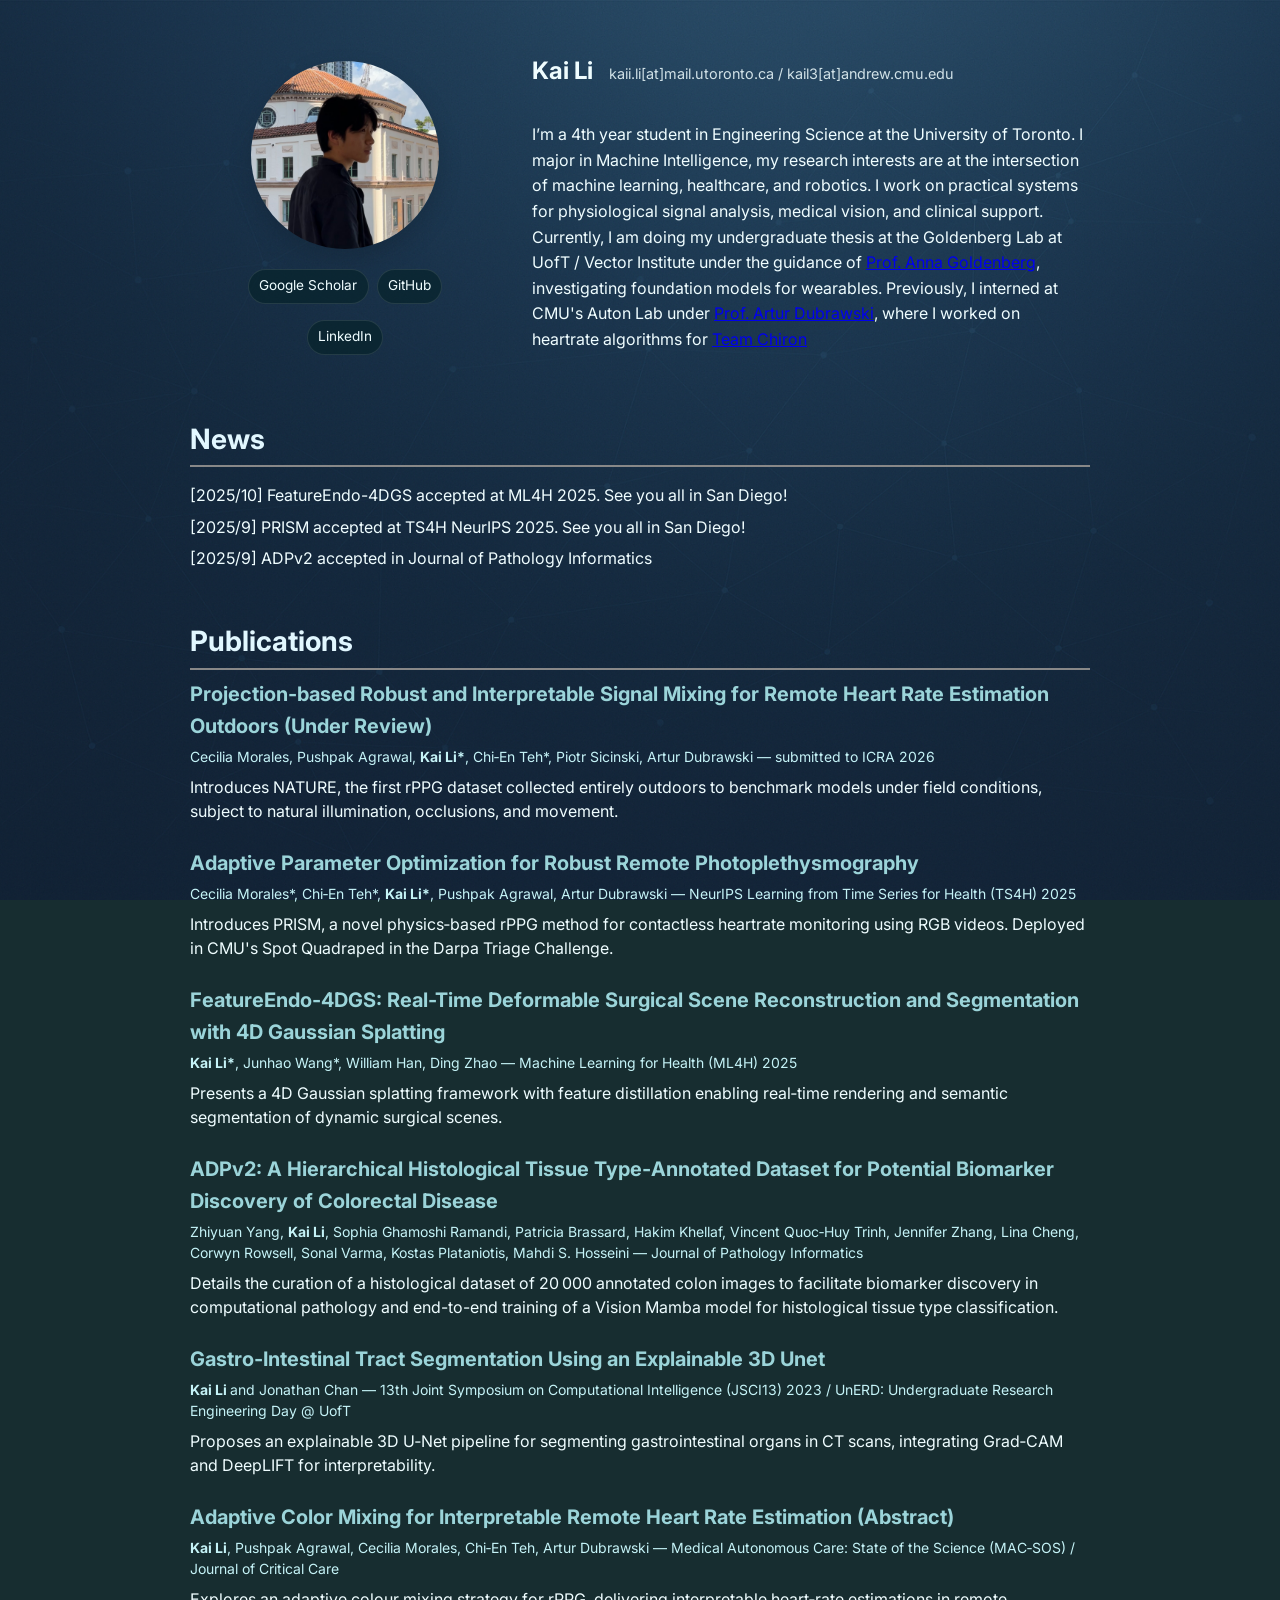
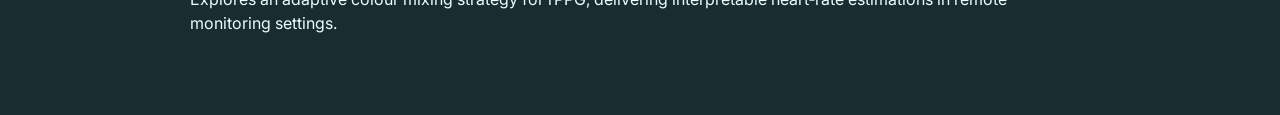
<file: index.html>
<!DOCTYPE html>
<html lang="en">
<head>
  <meta charset="UTF-8">
  <meta name="viewport" content="width=device-width, initial-scale=1.0">
  <title>Kai Li | Machine Intelligence Student</title>
  <link rel="stylesheet" href="assets/style.css">
  <script defer src="assets/script.js"></script>
</head>
<body data-theme="dark" data-style="default" data-font="default">
  <main>
    <section class="intro">
      <aside class="intro-side">
        <img src="assets/IMG_4860.png" alt="Kai Li portrait" class="avatar" />
        <div class="profile-links">
          <a href="https://scholar.google.com/citations?user=peirP6sAAAAJ&hl=en" target="_blank" rel="noopener" class="pill">Google Scholar</a>
          <a href="https://github.com/kailathan" target="_blank" rel="noopener" class="pill">GitHub</a>
        </div>
        <div class="profile-links profile-links--stacked">
          <a href="https://www.linkedin.com/in/kaii-li/" target="_blank" rel="noopener" class="pill">LinkedIn</a>
        </div>
      </aside>
      <div class="intro-content">
        <div class="identity">
          <h1>Kai&nbsp;Li</h1>
          <div class="contact">kaii.li[at]mail.utoronto.ca / kail3[at]andrew.cmu.edu</div>
        </div>
        <p>I’m a 4th year student in Engineering Science at the University of Toronto. I major in Machine Intelligence, my research interests are at the intersection of machine learning, healthcare, and robotics. I work on practical systems for physiological signal analysis, medical vision, and clinical support.
          Currently, I am doing my undergraduate thesis at the Goldenberg Lab at UofT / Vector Institute under the guidance of <a href="https://goldenberglab.ca/index.html" target="_blank">Prof. Anna Goldenberg</a>, investigating foundation models for wearables. Previously, I interned at CMU's Auton Lab under  <a href="https://autonlab.org/" target="_blank">Prof. Artur Dubrawski</a>, where I worked on heartrate algorithms for <a href="https://teamchiron.ai/" target="_blank">Team Chiron</a>
          <!-- , developing a robust and interpretable unsupervised model for remote heartrate estimation in uncontrolled, real-world settings. -->
        </p>
      </div>
    </section>

    <section>
      <h2>News</h2>
      <ul class="emoji-list">
        <li>[2025/10] FeatureEndo-4DGS accepted at ML4H 2025. See you all in San Diego! </li>
        <li>[2025/9] PRISM accepted at TS4H NeurIPS 2025. See you all in San Diego! </li>
        <li>[2025/9] ADPv2 accepted in Journal of Pathology Informatics</li>
      </ul>
    </section>

    <section>
      <h2>Publications</h2>
      <div class="item">
        <h3>Projection-based Robust and Interpretable Signal Mixing
for Remote Heart Rate Estimation Outdoors (Under Review) </h3>
        <p class="meta">Cecilia Morales, Pushpak Agrawal, <b>Kai Li*</b>, Chi‑En Teh*, Piotr Sicinski, Artur Dubrawski — submitted to ICRA 2026</p>
        <p>Introduces NATURE, the first rPPG dataset collected entirely outdoors to benchmark models under field conditions, subject to natural illumination, occlusions, and movement.</p>
      </div>
      <div class="item">
        <h3><a href="https://arxiv.org/pdf/2511.21903" target="_blank" rel="noopener">Adaptive Parameter Optimization for Robust Remote Photoplethysmography</a></h3>
        <p class="meta">Cecilia Morales*, Chi‑En Teh*, <b>Kai Li*</b>, Pushpak Agrawal, Artur Dubrawski — NeurIPS Learning from Time Series for Health (TS4H) 2025</p>
        <p>Introduces PRISM, a novel physics‑based rPPG method for contactless heartrate monitoring using RGB videos. Deployed in CMU's Spot Quadraped in the Darpa Triage Challenge. </p>
      </div>
      <div class="item">
        <h3><a href="https://arxiv.org/pdf/2503.06161" target="_blank" rel="noopener">FeatureEndo-4DGS: Real-Time Deformable Surgical Scene Reconstruction and Segmentation with 4D Gaussian Splatting</a></h3>
        <p class="meta"><b>Kai Li*</b>, Junhao Wang*, William Han, Ding Zhao — Machine Learning for Health (ML4H) 2025</p>
        <p>Presents a 4D Gaussian splatting framework with feature distillation enabling real‑time rendering and semantic segmentation of dynamic surgical scenes.</p>
      </div>
      <div class="item">
        <h3><a href="https://arxiv.org/pdf/2507.05656" target="_blank" rel="noopener">ADPv2: A Hierarchical Histological Tissue Type‑Annotated Dataset for Potential Biomarker Discovery of Colorectal Disease</a></h3>
        <p class="meta">Zhiyuan Yang, <b>Kai Li</b>, Sophia Ghamoshi Ramandi, Patricia Brassard, Hakim Khellaf, Vincent Quoc‑Huy Trinh, Jennifer Zhang, Lina Cheng, Corwyn Rowsell, Sonal Varma, Kostas Plataniotis, Mahdi S. Hosseini — Journal of Pathology Informatics</p>
        <p>Details the curation of a histological dataset of 20 000 annotated colon images to facilitate biomarker discovery in computational pathology and end-to-end training of a Vision Mamba model for histological tissue type classification.</p>
      </div>
      <div class="item">
        <h3><a href="https://arxiv.org/pdf/2309.14474" target="_blank" rel="noopener">Gastro‑Intestinal Tract Segmentation Using an Explainable 3D Unet</a></h3>
        <p class="meta"><b>Kai Li </b>and Jonathan Chan — 13th Joint Symposium on Computational Intelligence (JSCI13) 2023 / UnERD: Undergraduate Research Engineering Day @ UofT</p>
        <p>Proposes an explainable 3D U‑Net pipeline for segmenting gastrointestinal organs in CT scans, integrating Grad‑CAM and DeepLIFT for interpretability.</p>
      </div>
      <div class="item">
        <h3>Adaptive Color Mixing for Interpretable Remote Heart Rate Estimation (Abstract)</h3>
        <p class="meta"><b>Kai Li</b>, Pushpak Agrawal, Cecilia Morales, Chi‑En Teh, Artur Dubrawski — Medical Autonomous Care: State of the Science (MAC‑SOS) / Journal of Critical Care</p>
        <p>Explores an adaptive colour mixing strategy for rPPG, delivering interpretable heart‑rate estimations in remote monitoring settings.</p>
      </div>
    </section>
  </main>
  
</body>
</html>
</file>
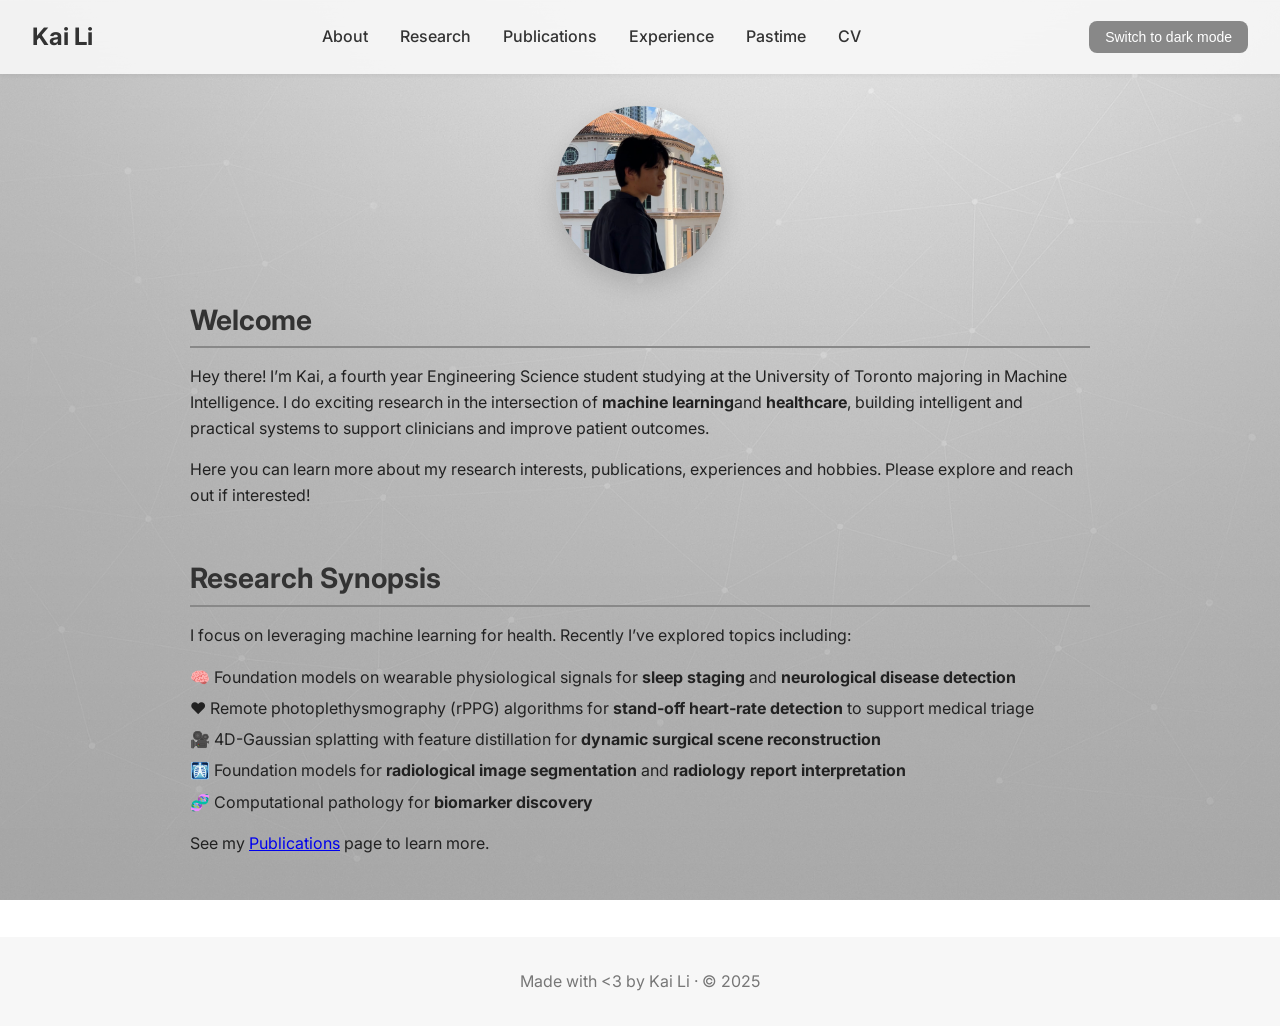
<file: backup_singlepage_20251028-114828/index.html>
<!DOCTYPE html>
<html lang="en">
<head>
  <meta charset="UTF-8">
  <meta name="viewport" content="width=device-width, initial-scale=1.0">
  <title>Kai Li | Machine Intelligence Student</title>
  <link rel="stylesheet" href="assets/style.css">
  <script defer src="assets/script.js"></script>
</head>
<body data-theme="light" data-style="default" data-font="default">
  <header>
    <h1>Kai&nbsp;Li</h1>
    <nav>
      <a href="about.html">About</a>
      <a href="research.html">Research</a>
      <a href="publications.html">Publications</a>
      <a href="experience.html">Experience</a>
      <a href="pastime.html">Pastime</a>
      <a href="cv.html">CV</a>
    </nav>
    <div class="header-controls">
      <button id="theme-toggle" onclick="toggleTheme()">Switch to dark mode</button>
    </div>
  </header>
  <main>
    <figure class="profile">
      <img src="assets/IMG_4860.png" alt="Kai Li portrait" class="avatar">
    </figure>
    <section>
      <h2>Welcome</h2>
      <!-- <img src="assets/IMG_4860.png" alt="Kai Li portrait" class="avatar avatar--inline"> -->
      <p>Hey there! I’m Kai, a fourth year Engineering Science student studying at the University of Toronto majoring in Machine Intelligence. I do exciting research in the intersection of <b>machine learning</b>and <b>healthcare</b>, building intelligent and practical systems to support clinicians and improve patient outcomes.</p>
      <p>Here you can learn more about my research interests, publications, experiences and hobbies. Please explore and reach out if interested!</p>
    </section>

    <section>
      <h2>Research Synopsis</h2>
      <p>I focus on leveraging machine learning for health. Recently I’ve explored topics including:</p>
      <ul class="emoji-list">
        <li>🧠 Foundation models on wearable physiological signals for <b>sleep staging</b> and <b>neurological disease detection</b></li>
        <li>❤️ Remote photoplethysmography (rPPG) algorithms for <b>stand‑off heart‑rate detection</b> to support medical triage</li>
        <li>🎥 4D-Gaussian splatting with feature distillation for <b>dynamic surgical scene reconstruction</b></li>
        <li>🩻 Foundation models for <b>radiological image segmentation</b> and <b>radiology report interpretation</b></li>
        <li>🧬 Computational pathology for <b>biomarker discovery</b></li>
      </ul>
      <p>See my <a href="publications.html">Publications</a> page to learn more.</p>
    </section>

    <!-- <section>
      <h2>Fun Fact Generator</h2>
      <p id="fun-fact">Click the button below to learn something fun about me!</p>
      <button onclick="showFunFact()">Generate Fun Fact</button>
    </section> -->
  </main>
  <footer>
    <p>Made with <3 by Kai&nbsp;Li &middot; © 2025</p>
  </footer>
</body>
</html>
</file>
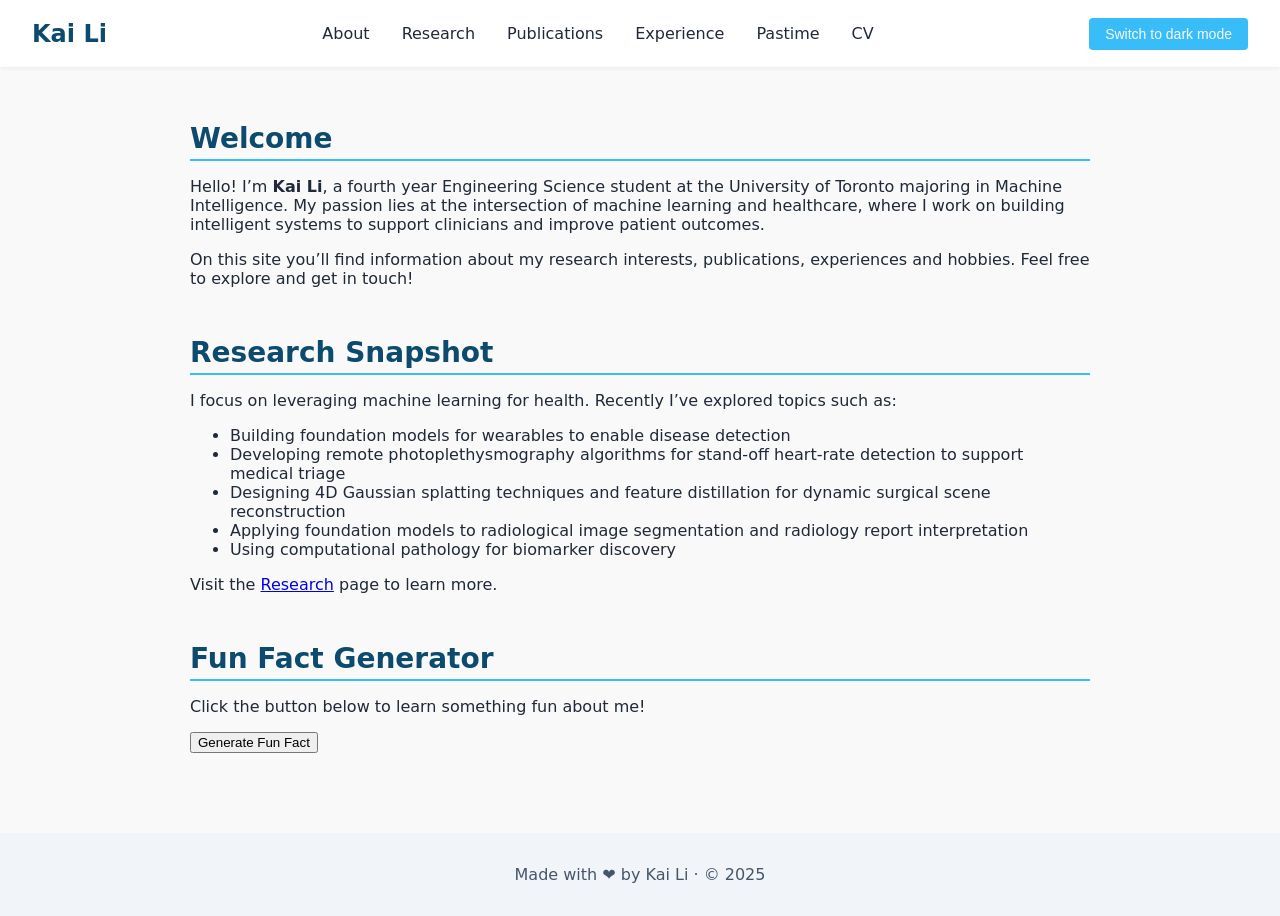
<file: website/index.html>
<!DOCTYPE html>
<html lang="en">
<head>
  <meta charset="UTF-8">
  <meta name="viewport" content="width=device-width, initial-scale=1.0">
  <title>Kai Li | Machine Intelligence Student</title>
  <link rel="stylesheet" href="assets/style.css">
  <script defer src="assets/script.js"></script>
</head>
<body>
  <header>
    <h1>Kai&nbsp;Li</h1>
    <nav>
      <a href="about.html">About</a>
      <a href="research.html">Research</a>
      <a href="publications.html">Publications</a>
      <a href="experience.html">Experience</a>
      <a href="pastime.html">Pastime</a>
      <a href="cv.html">CV</a>
    </nav>
    <button id="theme-toggle" onclick="toggleTheme()">Switch to dark mode</button>
  </header>
  <main>
    <section>
      <h2>Welcome</h2>
      <p>Hello! I’m <strong>Kai&nbsp;Li</strong>, a fourth year Engineering Science student at the University of Toronto majoring in Machine Intelligence. My passion lies at the intersection of machine learning and healthcare, where I work on building intelligent systems to support clinicians and improve patient outcomes.</p>
      <p>On this site you’ll find information about my research interests, publications, experiences and hobbies. Feel free to explore and get in touch!</p>
    </section>

    <section>
      <h2>Research Snapshot</h2>
      <p>I focus on leveraging machine learning for health. Recently I’ve explored topics such as:</p>
      <ul>
        <li>Building foundation models for wearables to enable disease detection</li>
        <li>Developing remote photoplethysmography algorithms for stand‑off heart‑rate detection to support medical triage</li>
        <li>Designing 4D Gaussian splatting techniques and feature distillation for dynamic surgical scene reconstruction</li>
        <li>Applying foundation models to radiological image segmentation and radiology report interpretation</li>
        <li>Using computational pathology for biomarker discovery</li>
      </ul>
      <p>Visit the <a href="research.html">Research</a> page to learn more.</p>
    </section>

    <section>
      <h2>Fun Fact Generator</h2>
      <p id="fun-fact">Click the button below to learn something fun about me!</p>
      <button onclick="showFunFact()">Generate Fun Fact</button>
    </section>
  </main>
  <footer>
    <p>Made with ❤ by Kai&nbsp;Li &middot; © 2025</p>
  </footer>
</body>
</html>
</file>
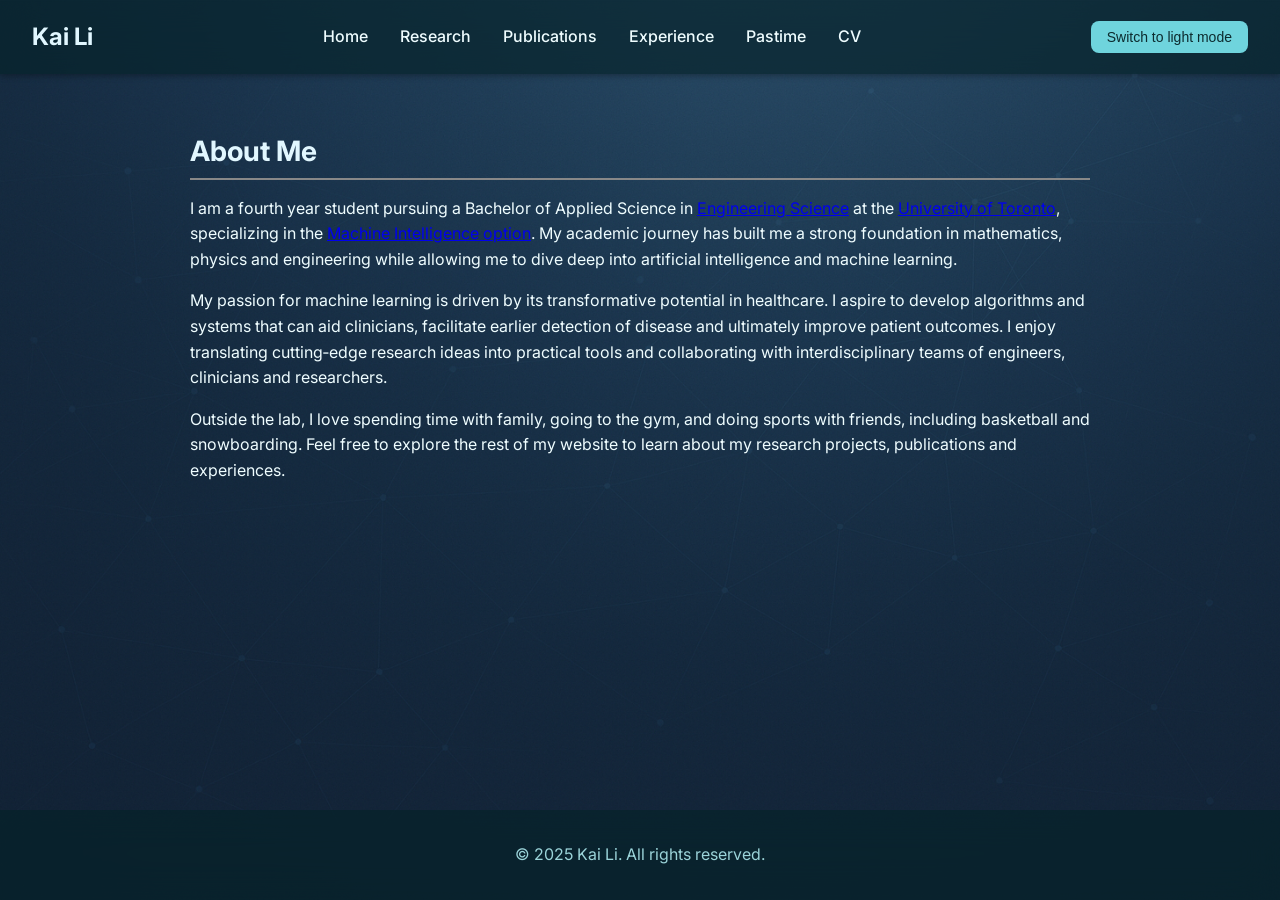
<file: about.html>
<!DOCTYPE html>
<html lang="en">
<head>
  <meta charset="UTF-8">
  <meta name="viewport" content="width=device-width, initial-scale=1.0">
  <title>About | Kai Li</title>
  <link rel="stylesheet" href="assets/style.css">
  <script defer src="assets/script.js"></script>
</head>
<body data-theme="light" data-style="default" data-font="default">
  <header>
    <h1>Kai&nbsp;Li</h1>
    <nav>
      <a href="index.html">Home</a>
      <a href="research.html">Research</a>
      <a href="publications.html">Publications</a>
      <a href="experience.html">Experience</a>
      <a href="pastime.html">Pastime</a>
      <a href="cv.html">CV</a>
    </nav>
    <div class="header-controls">
      <button id="theme-toggle" onclick="toggleTheme()">Switch to dark mode</button>
    </div>
  </header>
  <main>
    <section>
      <h2>About Me</h2>
      <p>I am a fourth year student pursuing a Bachelor of Applied Science in <a href="https://engsci.utoronto.ca/program/what-is-engsci/">Engineering Science</a> at the <a href="https://www.utoronto.ca/">University of Toronto</a>, specializing in the <a href="https://engsci.utoronto.ca/program/majors/machine-intelligence/">Machine Intelligence option</a>. My academic journey has built me a strong foundation in mathematics, physics and engineering while allowing me to dive deep into artificial intelligence and machine learning.</p>
      <p>My passion for machine learning is driven by its transformative potential in healthcare. I aspire to develop algorithms and systems that can aid clinicians, facilitate earlier detection of disease and ultimately improve patient outcomes. I enjoy translating cutting‑edge research ideas into practical tools and collaborating with interdisciplinary teams of engineers, clinicians and researchers.</p>
      <p>Outside the lab, I love spending time with family, going to the gym, and doing sports with friends, including basketball and snowboarding.
         Feel free to explore the rest of my website to learn about my research projects, publications and experiences.</p>
    </section>
  </main>
  <footer>
    <p>© 2025 Kai Li. All rights reserved.</p>
  </footer>
</body>
</html>
</file>
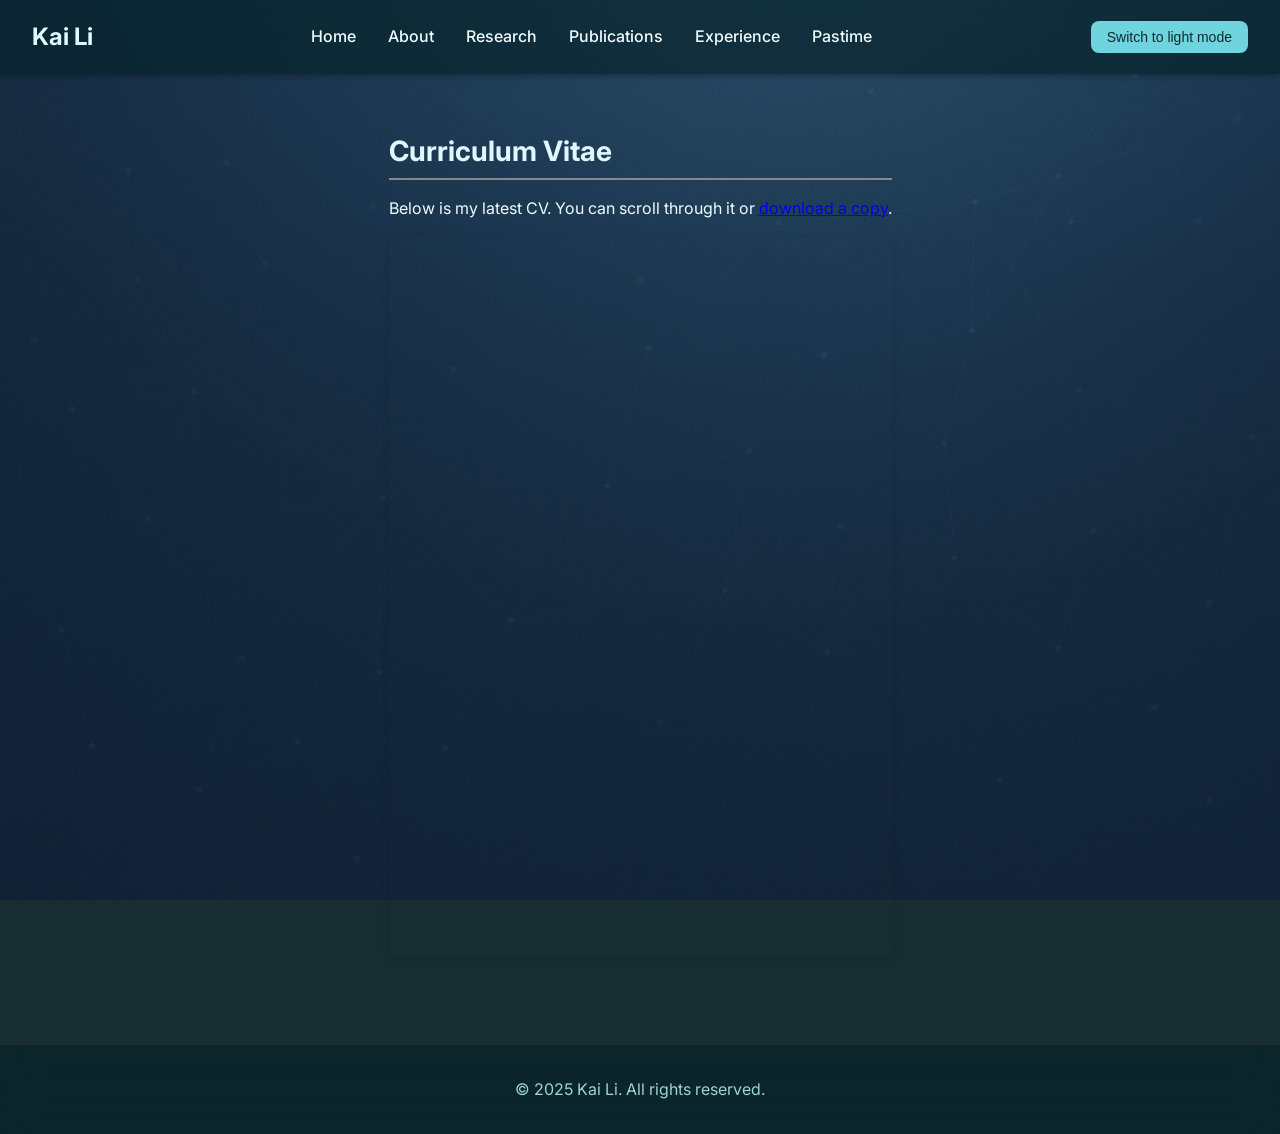
<file: cv.html>
<!DOCTYPE html>
<html lang="en">
<head>
  <meta charset="UTF-8">
  <meta name="viewport" content="width=device-width, initial-scale=1.0">
  <title>CV | Kai Li</title>
  <link rel="stylesheet" href="assets/style.css">
  <script defer src="assets/script.js"></script>
</head>
<body data-theme="light" data-style="default" data-font="default">
  <header>
    <h1>Kai&nbsp;Li</h1>
    <nav>
      <a href="index.html">Home</a>
      <a href="about.html">About</a>
      <a href="research.html">Research</a>
      <a href="publications.html">Publications</a>
      <a href="experience.html">Experience</a>
      <a href="pastime.html">Pastime</a>
    </nav>
    <div class="header-controls">
      <button id="theme-toggle" onclick="toggleTheme()">Switch to dark mode</button>
    </div>
  </header>
  <main>
    <section>
      <h2>Curriculum Vitae</h2>
      <p>Below is my latest CV. You can scroll through it or <a href="assets/resume.pdf" target="_blank">download a copy</a>.</p>
      <iframe src="assets/resume.pdf" class="cv-embed" title="Kai Li CV"></iframe>
    </section>
  </main>
  <footer>
    <p>© 2025 Kai Li. All rights reserved.</p>
  </footer>
</body>
</html>
</file>
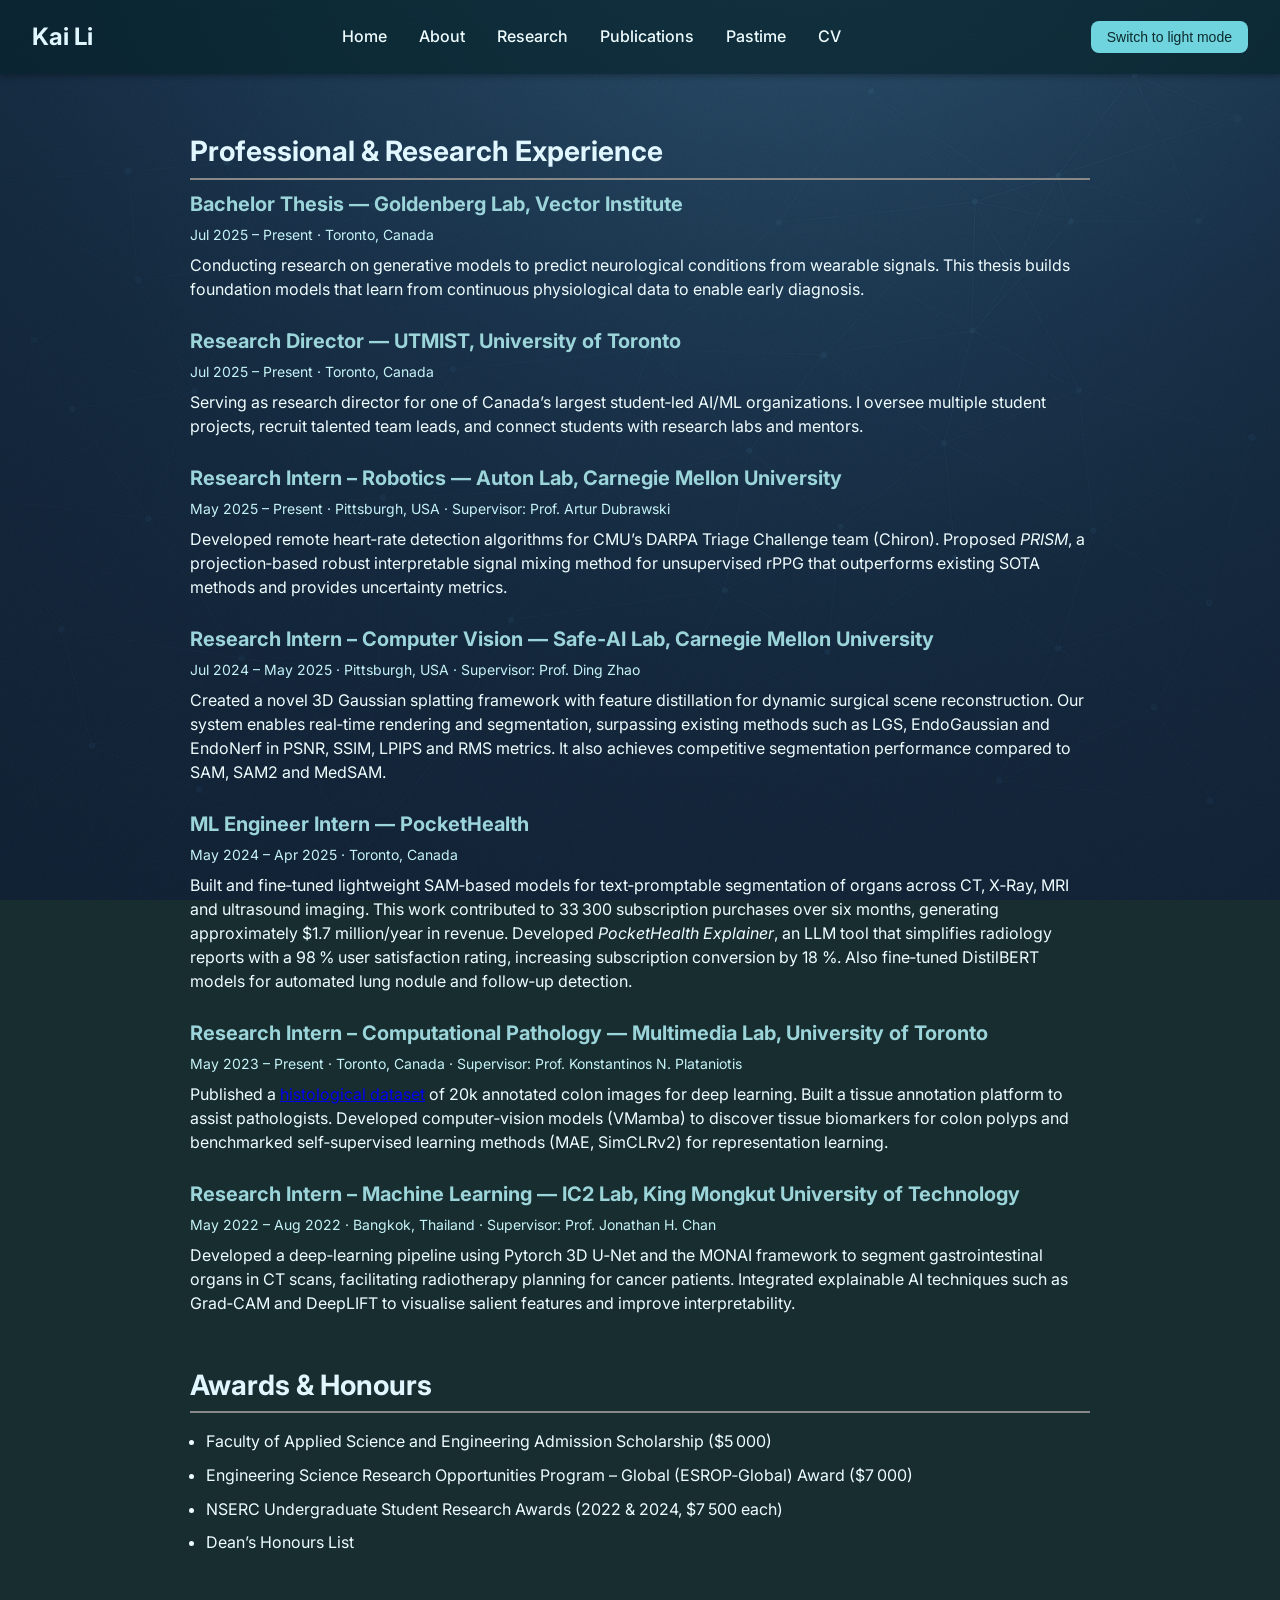
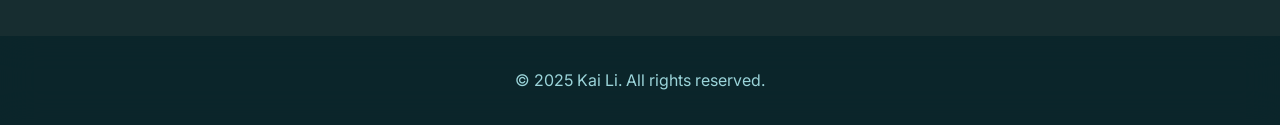
<file: experience.html>
<!DOCTYPE html>
<html lang="en">
<head>
  <meta charset="UTF-8">
  <meta name="viewport" content="width=device-width, initial-scale=1.0">
  <title>Experience | Kai Li</title>
  <link rel="stylesheet" href="assets/style.css">
  <script defer src="assets/script.js"></script>
</head>
<body data-theme="light" data-style="default" data-font="default">
  <header>
    <h1>Kai&nbsp;Li</h1>
    <nav>
      <a href="index.html">Home</a>
      <a href="about.html">About</a>
      <a href="research.html">Research</a>
      <a href="publications.html">Publications</a>
      <a href="pastime.html">Pastime</a>
      <a href="cv.html">CV</a>
    </nav>
    <div class="header-controls">
      <button id="theme-toggle" onclick="toggleTheme()">Switch to dark mode</button>
    </div>
  </header>
  <main>
    <section>
      <h2>Professional & Research Experience</h2>
      <div class="item">
        <h3>Bachelor Thesis — <a href="https://goldenberglab.ca" target="_blank">Goldenberg Lab</a>, <a href="https://vectorinstitute.ai/research/researchers/" target="_blank">Vector Institute</a></h3>
        <p class="meta">Jul 2025 – Present · Toronto, Canada</p>
        <p>Conducting research on generative models to predict neurological conditions from wearable signals. This thesis builds foundation models that learn from continuous physiological data to enable early diagnosis.</p>
      </div>
      <div class="item">
        <h3>Research Director — <a href="https://www.utmist.ca" target="_blank">UTMIST</a>, <a href="https://www.utoronto.ca" target="_blank">University of Toronto</a></h3>
        <p class="meta">Jul 2025 – Present · Toronto, Canada</p>
        <p>Serving as research director for one of Canada’s largest student‑led AI/ML organizations. I oversee multiple student projects, recruit talented team leads, and connect students with research labs and mentors.</p>
      </div>
      <div class="item">
        <h3>Research Intern – Robotics — <a href="https://autonlab.org" target="_blank">Auton Lab</a>, <a href="https://www.cmu.edu" target="_blank">Carnegie Mellon University</a></h3>
        <p class="meta">May 2025 – Present · Pittsburgh, USA · Supervisor: Prof. Artur Dubrawski</p>
        <p>Developed remote heart‑rate detection algorithms for CMU’s DARPA Triage Challenge team (Chiron). Proposed <em>PRISM</em>, a projection‑based robust interpretable signal mixing method for unsupervised rPPG that outperforms existing SOTA methods and provides uncertainty metrics.</p>
      </div>
      <div class="item">
        <h3>Research Intern – Computer Vision — <a href="https://safeai-lab.github.io" target="_blank">Safe‑AI Lab</a>, <a href="https://www.cmu.edu" target="_blank">Carnegie Mellon University</a></h3>
        <p class="meta">Jul 2024 – May 2025 · Pittsburgh, USA · Supervisor: Prof. Ding Zhao</p>
        <p>Created a novel 3D Gaussian splatting framework with feature distillation for dynamic surgical scene reconstruction. Our system enables real‑time rendering and segmentation, surpassing existing methods such as LGS, EndoGaussian and EndoNerf in PSNR, SSIM, LPIPS and RMS metrics. It also achieves competitive segmentation performance compared to SAM, SAM2 and MedSAM.</p>
      </div>
      <div class="item">
        <h3>ML Engineer Intern — <a href="https://www.pockethealth.com" target="_blank">PocketHealth</a></h3>
        <p class="meta">May 2024 – Apr 2025 · Toronto, Canada</p>
        <p>Built and fine‑tuned lightweight SAM‑based models for text‑promptable segmentation of organs across CT, X‑Ray, MRI and ultrasound imaging. This work contributed to 33 300 subscription purchases over six months, generating approximately $1.7 million/year in revenue. Developed <em>PocketHealth Explainer</em>, an LLM tool that simplifies radiology reports with a 98 % user satisfaction rating, increasing subscription conversion by 18 %. Also fine‑tuned DistilBERT models for automated lung nodule and follow‑up detection.</p>
      </div>
      <div class="item">
        <h3>Research Intern – Computational Pathology — <a href="https://www.dsp.utoronto.ca" target="_blank">Multimedia Lab</a>, <a href="https://www.utoronto.ca" target="_blank">University of Toronto</a></h3>
        <p class="meta">May 2023 – Present · Toronto, Canada · Supervisor: Prof. Konstantinos N. Plataniotis</p>
        <p>Published a <a href="https://zenodo.org/records/15307021" target="_blank">histological dataset</a> of 20k annotated colon images for deep learning. Built a tissue annotation platform to assist pathologists. Developed computer‑vision models (VMamba) to discover tissue biomarkers for colon polyps and benchmarked self‑supervised learning methods (MAE, SimCLRv2) for representation learning.</p>
      </div>
      <div class="item">
        <h3>Research Intern – Machine Learning — <a href="https://ic2.sit.kmutt.ac.th" target="_blank">IC2 Lab</a>, <a href="https://www.kmutt.ac.th" target="_blank">King Mongkut University of Technology</a></h3>
        <p class="meta">May 2022 – Aug 2022 · Bangkok, Thailand · Supervisor: Prof. Jonathan H. Chan</p>
        <p>Developed a deep‑learning pipeline using Pytorch 3D U‑Net and the MONAI framework to segment gastrointestinal organs in CT scans, facilitating radiotherapy planning for cancer patients. Integrated explainable AI techniques such as Grad‑CAM and DeepLIFT to visualise salient features and improve interpretability.</p>
      </div>
    </section>
    <section class="awards">
      <h2>Awards & Honours</h2>
      <ul>
        <li>Faculty of Applied Science and Engineering Admission Scholarship ($5 000)</li>
        <li>Engineering Science Research Opportunities Program – Global (ESROP‑Global) Award ($7 000)</li>
        <li>NSERC Undergraduate Student Research Awards (2022 & 2024, $7 500 each)</li>
        <li>Dean’s Honours List</li>
      </ul>
    </section>
  </main>
  <footer>
    <p>© 2025 Kai Li. All rights reserved.</p>
  </footer>
</body>
</html>
</file>
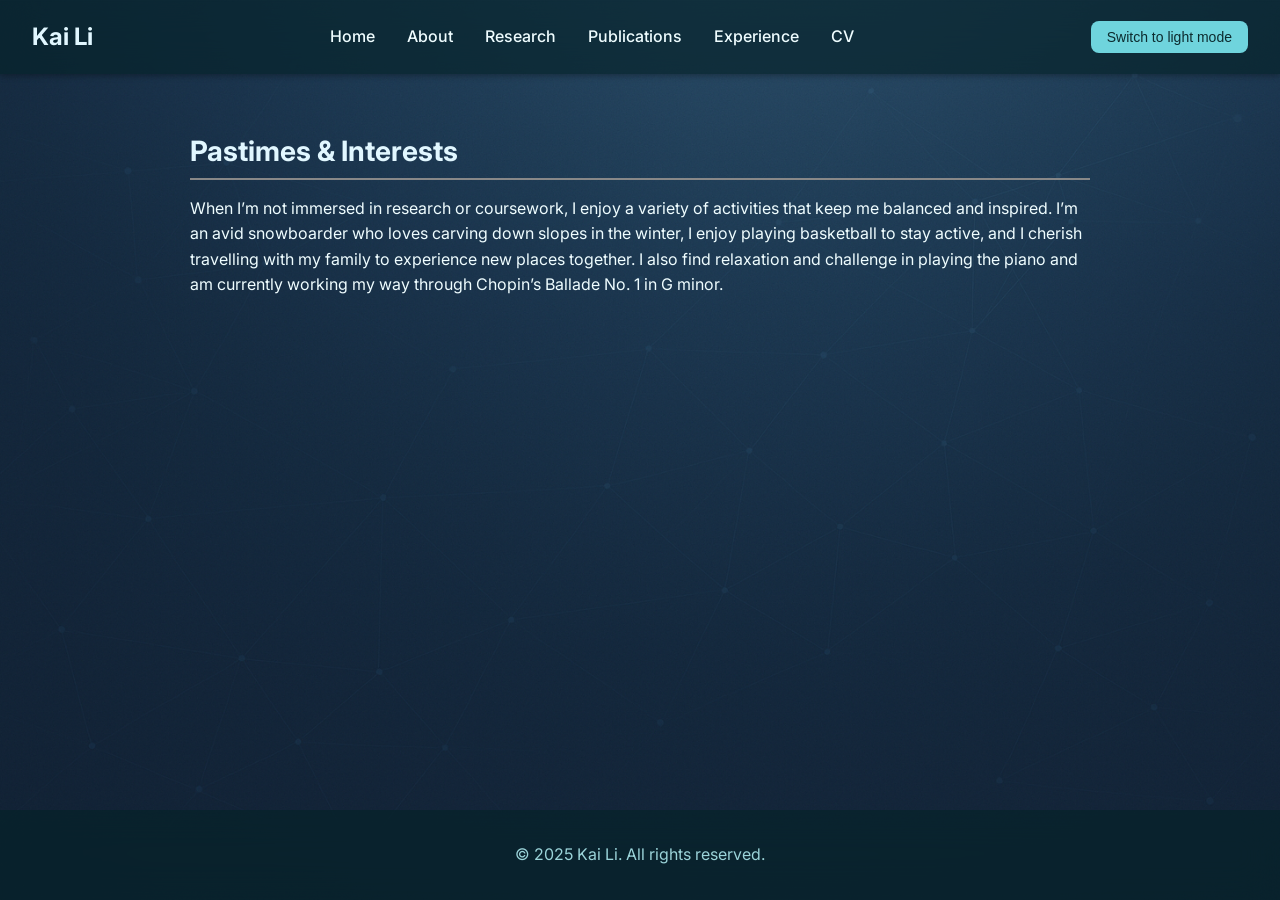
<file: pastime.html>
<!DOCTYPE html>
<html lang="en">
<head>
  <meta charset="UTF-8">
  <meta name="viewport" content="width=device-width, initial-scale=1.0">
  <title>Pastime | Kai Li</title>
  <link rel="stylesheet" href="assets/style.css">
  <script defer src="assets/script.js"></script>
</head>
<body data-theme="light" data-style="default" data-font="default">
  <header>
    <h1>Kai&nbsp;Li</h1>
    <nav>
      <a href="index.html">Home</a>
      <a href="about.html">About</a>
      <a href="research.html">Research</a>
      <a href="publications.html">Publications</a>
      <a href="experience.html">Experience</a>
      <a href="cv.html">CV</a>
    </nav>
    <div class="header-controls">
      <button id="theme-toggle" onclick="toggleTheme()">Switch to dark mode</button>
    </div>
  </header>
  <main>
    <section>
      <h2>Pastimes & Interests</h2>
      <p>When I’m not immersed in research or coursework, I enjoy a variety of activities that keep me balanced and inspired. I’m an avid snowboarder who loves carving down slopes in the winter, I enjoy playing basketball to stay active, and I cherish travelling with my family to experience new places together. I also find relaxation and challenge in playing the piano and am currently working my way through Chopin’s Ballade No. 1 in G minor.</p>
    </section>
  </main>
  <footer>
    <p>© 2025 Kai Li. All rights reserved.</p>
  </footer>
</body>
</html>
</file>
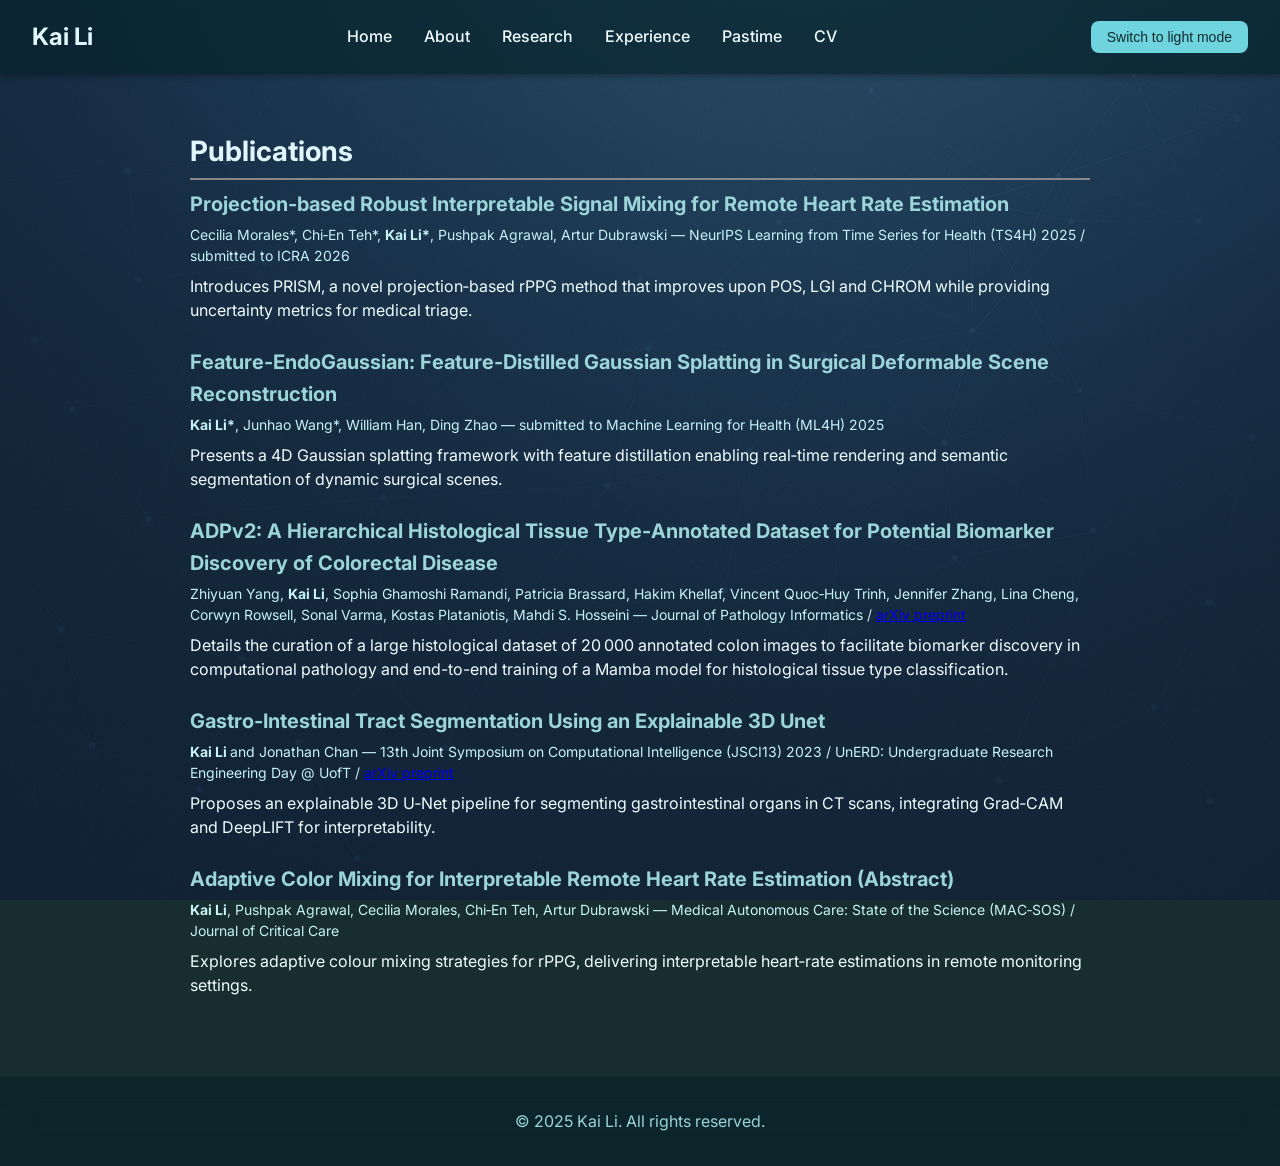
<file: publications.html>
<!DOCTYPE html>
<html lang="en">
<head>
  <meta charset="UTF-8">
  <meta name="viewport" content="width=device-width, initial-scale=1.0">
  <title>Publications | Kai Li</title>
  <link rel="stylesheet" href="assets/style.css">
  <script defer src="assets/script.js"></script>
</head>
<body data-theme="light" data-style="default" data-font="default">
  <header>
    <h1>Kai&nbsp;Li</h1>
    <nav>
      <a href="index.html">Home</a>
      <a href="about.html">About</a>
      <a href="research.html">Research</a>
      <a href="experience.html">Experience</a>
      <a href="pastime.html">Pastime</a>
      <a href="cv.html">CV</a>
    </nav>
    <div class="header-controls">
      <button id="theme-toggle" onclick="toggleTheme()">Switch to dark mode</button>
    </div>
  </header>
  <main>
    <section>
      <h2>Publications</h2>
      <div class="item">
        <h3>Projection‑based Robust Interpretable Signal Mixing for Remote Heart Rate Estimation</h3>
        <p class="meta">Cecilia Morales*, Chi‑En Teh*, <b>Kai Li*</b>, Pushpak Agrawal, Artur Dubrawski — NeurIPS Learning from Time Series for Health (TS4H) 2025 / submitted to ICRA 2026</p>
        <p>Introduces PRISM, a novel projection‑based rPPG method that improves upon POS, LGI and CHROM while providing uncertainty metrics for medical triage.</p>
      </div>
      <div class="item">
        <h3>Feature‑EndoGaussian: Feature‑Distilled Gaussian Splatting in Surgical Deformable Scene Reconstruction</h3>
        <p class="meta"><b>Kai Li*</b>, Junhao Wang*, William Han, Ding Zhao — submitted to Machine Learning for Health (ML4H) 2025</p>
        <p>Presents a 4D Gaussian splatting framework with feature distillation enabling real‑time rendering and semantic segmentation of dynamic surgical scenes.</p>
      </div>
      <div class="item">
        <h3>ADPv2: A Hierarchical Histological Tissue Type‑Annotated Dataset for Potential Biomarker Discovery of Colorectal Disease</h3>
        <p class="meta">Zhiyuan Yang, <b>Kai Li</b>, Sophia Ghamoshi Ramandi, Patricia Brassard, Hakim Khellaf, Vincent Quoc‑Huy Trinh, Jennifer Zhang, Lina Cheng, Corwyn Rowsell, Sonal Varma, Kostas Plataniotis, Mahdi S. Hosseini — Journal of Pathology Informatics / <a href="https://arxiv.org/html/2507.05656v2" target="_blank">arXiv preprint</a></p>
        <p>Details the curation of a large histological dataset of 20 000 annotated colon images to facilitate biomarker discovery in computational pathology and end-to-end training of a Mamba model for histological tissue type classification.</p>
      </div>
      <div class="item">
        <h3>Gastro‑Intestinal Tract Segmentation Using an Explainable 3D Unet</h3>
        <p class="meta"><b>Kai Li </b>and Jonathan Chan — 13th Joint Symposium on Computational Intelligence (JSCI13) 2023 / UnERD: Undergraduate Research Engineering Day @ UofT / <a href="https://arxiv.org/abs/2309.14474" target="_blank">arXiv preprint</a></p>
        <p>Proposes an explainable 3D U‑Net pipeline for segmenting gastrointestinal organs in CT scans, integrating Grad‑CAM and DeepLIFT for interpretability.</p>
      </div>
      <div class="item">
        <h3>Adaptive Color Mixing for Interpretable Remote Heart Rate Estimation (Abstract) </h3>
        <p class="meta"><b>Kai Li</b>, Pushpak Agrawal, Cecilia Morales, Chi‑En Teh, Artur Dubrawski — Medical Autonomous Care: State of the Science (MAC‑SOS) / Journal of Critical Care</p>
        <p>Explores adaptive colour mixing strategies for rPPG, delivering interpretable heart‑rate estimations in remote monitoring settings.</p>
      </div>
    </section>
  </main>
  <footer>
    <p>© 2025 Kai Li. All rights reserved.</p>
  </footer>
</body>
</html>
</file>
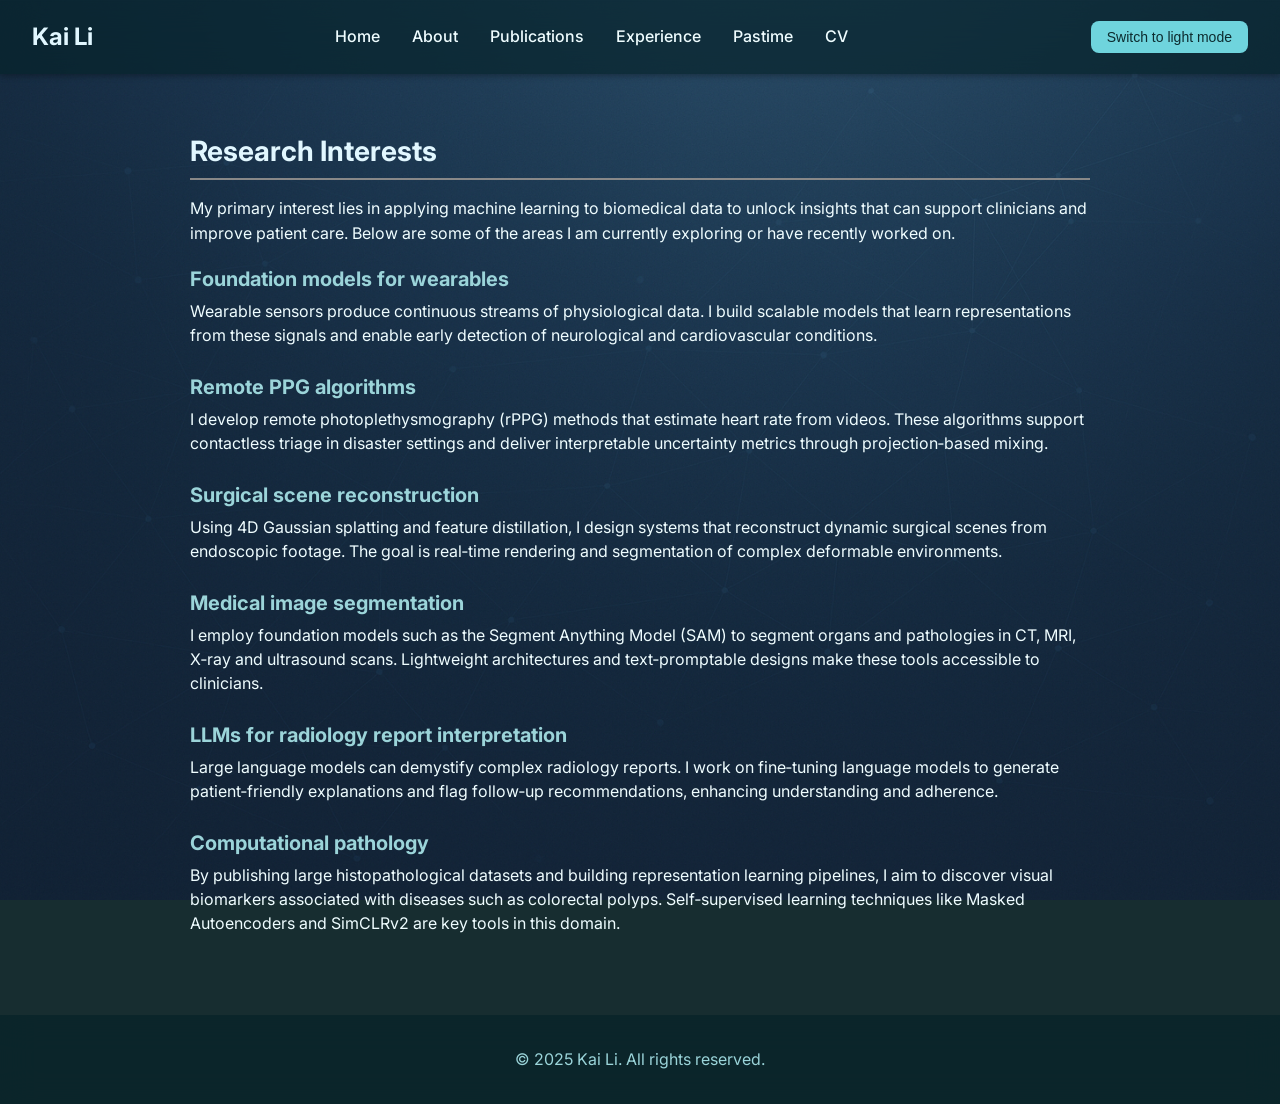
<file: research.html>
<!DOCTYPE html>
<html lang="en">
<head>
  <meta charset="UTF-8">
  <meta name="viewport" content="width=device-width, initial-scale=1.0">
  <title>Research | Kai Li</title>
  <link rel="stylesheet" href="assets/style.css">
  <script defer src="assets/script.js"></script>
</head>
<body data-theme="light" data-style="default" data-font="default">
  <header>
    <h1>Kai&nbsp;Li</h1>
    <nav>
      <a href="index.html">Home</a>
      <a href="about.html">About</a>
      <a href="publications.html">Publications</a>
      <a href="experience.html">Experience</a>
      <a href="pastime.html">Pastime</a>
      <a href="cv.html">CV</a>
    </nav>
    <div class="header-controls">
      <button id="theme-toggle" onclick="toggleTheme()">Switch to dark mode</button>
    </div>
  </header>
  <main>
    <section>
      <h2>Research Interests</h2>
      <p>My primary interest lies in applying machine learning to biomedical data to unlock insights that can support clinicians and improve patient care. Below are some of the areas I am currently exploring or have recently worked on.</p>
      <div class="item">
        <h3>Foundation models for wearables</h3>
        <p>Wearable sensors produce continuous streams of physiological data. I build scalable models that learn representations from these signals and enable early detection of neurological and cardiovascular conditions.</p>
      </div>
      <div class="item">
        <h3>Remote PPG algorithms</h3>
        <p>I develop remote photoplethysmography (rPPG) methods that estimate heart rate from videos. These algorithms support contactless triage in disaster settings and deliver interpretable uncertainty metrics through projection‑based mixing.</p>
      </div>
      <div class="item">
        <h3>Surgical scene reconstruction</h3>
        <p>Using 4D Gaussian splatting and feature distillation, I design systems that reconstruct dynamic surgical scenes from endoscopic footage. The goal is real‑time rendering and segmentation of complex deformable environments.</p>
      </div>
      <div class="item">
        <h3>Medical image segmentation</h3>
        <p>I employ foundation models such as the Segment Anything Model (SAM) to segment organs and pathologies in CT, MRI, X‑ray and ultrasound scans. Lightweight architectures and text‑promptable designs make these tools accessible to clinicians.</p>
      </div>
      <div class="item">
        <h3>LLMs for radiology report interpretation</h3>
        <p>Large language models can demystify complex radiology reports. I work on fine‑tuning language models to generate patient‑friendly explanations and flag follow‑up recommendations, enhancing understanding and adherence.</p>
      </div>
      <div class="item">
        <h3>Computational pathology</h3>
        <p>By publishing large histopathological datasets and building representation learning pipelines, I aim to discover visual biomarkers associated with diseases such as colorectal polyps. Self‑supervised learning techniques like Masked Autoencoders and SimCLRv2 are key tools in this domain.</p>
      </div>
    </section>
  </main>
  <footer>
    <p>© 2025 Kai Li. All rights reserved.</p>
  </footer>
</body>
</html>
</file>
<file: assets/style.css>
/*
 * Custom stylesheet for Kai Li's personal website.
 *
 * The design is clean and minimalistic, suitable for a student profile.
 * A CSS custom property system is used to support light and dark themes.
 */

/* Import font families used across the available presets */
@import url('https://fonts.googleapis.com/css2?family=Crimson+Text:wght@400;600&family=IBM+Plex+Mono:wght@400;500&family=Inter:wght@400;500;600;700&family=Orbitron:wght@400;500;600&family=Rajdhani:wght@400;500;600&family=Space+Grotesk:wght@400;500;600&display=swap');

/* Base colour variables for the light theme */
:root {
  /* Typography */
  --font-body: 'Inter', sans-serif;
  --font-heading: 'Inter', sans-serif;

  /* Light/Dark palettes used as sources for the active theme */
  --color-background-light: #ffffff;
  --color-background-dark: #121212;
  --color-primary-light: #333333;
  --color-primary-dark: #e0e0e0;
  --color-secondary-light: #555555;
  --color-secondary-dark: #bbbbbb;
  --color-accent-light: #888888;
  --color-accent-dark: #888888;
  --color-text-light: #222222;
  --color-text-dark: #ffffff;
  --color-link-light: #0066cc;
  --color-link-dark: #4dabf7;
  --color-nav-bg-light: rgba(247, 247, 247, 0.92);
  --color-nav-bg-dark: rgba(31, 31, 31, 0.85);
  --color-nav-text-light: #333333;
  --color-nav-text-dark: #ffffff;
  --color-footer-bg-light: rgba(247, 247, 247, 0.92);
  --color-footer-bg-dark: rgba(31, 31, 31, 0.85);
  --color-footer-text-light: #777777;
  --color-footer-text-dark: #777777;

  /* Derived tokens consumed by the layout */
  --background-color: var(--color-background-light);
  --primary-color: var(--color-primary-light);
  --secondary-color: var(--color-secondary-light);
  --accent-color: var(--color-accent-light);
  --text-color: var(--color-text-light);
  --link-color: var(--color-link-light);
  --nav-bg-color: var(--color-nav-bg-light);
  --nav-text-color: var(--color-nav-text-light);
  --footer-bg-color: var(--color-footer-bg-light);
  --footer-text-color: var(--color-footer-text-light);
  --meta-text-color: var(--footer-text-color);

  /* Layout tokens */
  --content-max-width: 900px;
  --content-padding: 2rem;
  --section-spacing: 3rem;
  --border-radius: 8px;
  --surface-shadow: 0 2px 4px rgba(0, 0, 0, 0.05);
  --nav-gap: 1rem;
  --text-line-height: 1.6;
  --section-divider: 2px solid var(--accent-color);
  --input-bg: rgba(0, 0, 0, 0.04);
  --input-border: 1px solid transparent;
  --interactive-hover: rgba(0, 0, 0, 0.08);
  --surface-blur: blur(0px);
  --bg-offset-y: 0px;
  --background-image-light: none;
  --background-image-dark: none;
  --background-image: var(--background-image-light);
}

/* Dark theme overrides using the data‑theme attribute on <body> */
body[data-theme='dark'] {
  /* Dark theme variables for a neutral aesthetic */
  --background-color: var(--color-background-dark);
  --primary-color: var(--color-primary-dark);
  --secondary-color: var(--color-secondary-dark);
  --accent-color: var(--color-accent-dark);
  --text-color: var(--color-text-dark);
  --link-color: var(--color-link-dark);
  --nav-bg-color: var(--color-nav-bg-dark);
  --nav-text-color: var(--color-nav-text-dark);
  --footer-bg-color: var(--color-footer-bg-dark);
  --footer-text-color: var(--color-footer-text-dark);
  --input-bg: rgba(255, 255, 255, 0.04);
  --input-border: 1px solid rgba(255, 255, 255, 0.1);
  --interactive-hover: rgba(255, 255, 255, 0.08);
  --surface-shadow: 0 2px 6px rgba(0, 0, 0, 0.3);
  --background-image: var(--background-image-dark);
  --meta-text-color: var(--footer-text-color);
}

body[data-theme='light'] {
  --background-image: var(--background-image-light);
}

/* Default preset with textured backgrounds */
body[data-style='default'] {
  --font-body: 'Inter', sans-serif;
  --font-heading: 'Inter', sans-serif;
  --color-background-light: rgba(255, 255, 255, 0.92);
  --color-background-dark: rgba(4, 28, 31, 0.92);
  --color-primary-light: #1d3a40;
  --color-primary-dark: #e1f7ff;
  --color-secondary-light: #3b656d;
  --color-secondary-dark: #9bd4d9;
  --color-accent-light: #2f7a81;
  --color-accent-dark: #6fd4dd;
  --color-text-light: #1a2f32;
  --color-text-dark: #effdff;
  --color-link-light: #1b7f88;
  --color-link-dark: #86e6ee;
  --color-nav-bg-light: rgba(186, 191, 199, 0.92);
  --color-nav-bg-dark: rgba(5, 35, 40, 0.65);
  --color-nav-text-light: #152b31;
  --color-nav-text-dark: #effdff;
  --color-footer-bg-light: rgba(186, 191, 199, 0.92);
  --color-footer-bg-dark: rgba(5, 35, 40, 0.65);
  --color-footer-text-light: #1e2a2f;
  --color-footer-text-dark: #9bd4d9;
  --interactive-hover: rgba(47, 122, 129, 0.18);
  --surface-blur: blur(18px);
  --background-image-light: url('site_background_white_sparse.png');
  --background-image-dark: url('site_background_teal_sparse.png');
  --meta-text-color: #3f646c;
}

body[data-style='default'][data-theme='dark'] {
  --meta-text-color: #c5f3f7;
}

/* Font system overrides driven by data-font attribute */
body[data-font='default'] {
  --font-body: 'Inter', sans-serif;
  --font-heading: 'Inter', sans-serif;
}

body[data-font='grotesk'] {
  --font-body: 'Space Grotesk', sans-serif;
  --font-heading: 'Space Grotesk', sans-serif;
}

body[data-font='mono'] {
  --font-body: 'IBM Plex Mono', monospace;
  --font-heading: 'Space Grotesk', sans-serif;
}

body[data-font='tech'] {
  --font-body: 'Rajdhani', sans-serif;
  --font-heading: 'Orbitron', sans-serif;
}

/* Editorial / serif leaning preset */
body[data-style='editorial'] {
  --font-body: 'Crimson Text', serif;
  --font-heading: 'Crimson Text', serif;
  --color-background-light: #fdf8f2;
  --color-background-dark: #1f1a17;
  --color-primary-light: #2f2114;
  --color-primary-dark: #f5eadf;
  --color-secondary-light: #5f4630;
  --color-secondary-dark: #d7c4b3;
  --color-accent-light: #d6b084;
  --color-accent-dark: #c69763;
  --color-text-light: #2b1f16;
  --color-text-dark: #f9f1e6;
  --color-link-light: #9a5b2e;
  --color-link-dark: #f2a469;
  --color-nav-bg-light: rgba(243, 230, 216, 0.88);
  --color-nav-bg-dark: rgba(42, 33, 27, 0.82);
  --color-nav-text-light: #3f2e1f;
  --color-nav-text-dark: #f5e8da;
  --color-footer-bg-light: rgba(243, 230, 216, 0.88);
  --color-footer-bg-dark: rgba(42, 33, 27, 0.82);
  --color-footer-text-light: #6d5a4a;
  --color-footer-text-dark: #d7c4b3;
  --section-divider: 1px solid rgba(125, 92, 63, 0.35);
  --border-radius: 0;
  --surface-shadow: 0 1px 0 rgba(47, 33, 20, 0.12);
  --interactive-hover: rgba(154, 91, 46, 0.18);
  --surface-blur: blur(6px);
  --background-image-light: none;
  --background-image-dark: none;
}

/* Tech forward / mono preset */
body[data-style='mono'] {
  --font-body: 'IBM Plex Mono', monospace;
  --font-heading: 'Space Grotesk', sans-serif;
  --color-background-light: #f4f6f8;
  --color-background-dark: #101318;
  --color-primary-light: #182026;
  --color-primary-dark: #e8f1ff;
  --color-secondary-light: #3c4856;
  --color-secondary-dark: #a7b4c6;
  --color-accent-light: #4c8bf5;
  --color-accent-dark: #8cb2ff;
  --color-text-light: #1a1f24;
  --color-text-dark: #e6ecf5;
  --color-link-light: #006dff;
  --color-link-dark: #8cb2ff;
  --color-nav-bg-light: rgba(255, 255, 255, 0.82);
  --color-nav-bg-dark: rgba(20, 26, 35, 0.78);
  --color-nav-text-light: #1a1f24;
  --color-nav-text-dark: #e6ecf5;
  --color-footer-bg-light: rgba(255, 255, 255, 0.82);
  --color-footer-bg-dark: rgba(20, 26, 35, 0.78);
  --color-footer-text-light: #5c6875;
  --color-footer-text-dark: #a7b4c6;
  --section-divider: 2px solid rgba(76, 139, 245, 0.35);
  --border-radius: 12px;
  --surface-shadow: 0 12px 30px rgba(16, 25, 36, 0.08);
  --interactive-hover: rgba(76, 139, 245, 0.16);
  --surface-blur: blur(10px);
  --background-image-light: none;
  --background-image-dark: none;
}

/* Spacious / neo-grotesk preset */
body[data-style='airy'] {
  --font-body: 'Space Grotesk', sans-serif;
  --font-heading: 'Space Grotesk', sans-serif;
  --color-background-light: #fbfbff;
  --color-background-dark: #14131b;
  --color-primary-light: #1d1a32;
  --color-primary-dark: #f0ecff;
  --color-secondary-light: #5a5775;
  --color-secondary-dark: #c2bff0;
  --color-accent-light: #8c7eff;
  --color-accent-dark: #b5a9ff;
  --color-text-light: #2a2645;
  --color-text-dark: #f6f4ff;
  --color-link-light: #6a5bff;
  --color-link-dark: #c1b8ff;
  --color-nav-bg-light: rgba(108, 95, 255, 0.08);
  --color-nav-bg-dark: rgba(177, 167, 255, 0.12);
  --color-nav-text-light: #2a2645;
  --color-nav-text-dark: #f6f4ff;
  --color-footer-bg-light: rgba(108, 95, 255, 0.08);
  --color-footer-bg-dark: rgba(177, 167, 255, 0.12);
  --color-footer-text-light: #5a5775;
  --color-footer-text-dark: #c2bff0;
  --content-max-width: 960px;
  --content-padding: 3rem;
  --section-spacing: 3.5rem;
  --border-radius: 16px;
  --surface-shadow: 0 18px 40px rgba(29, 26, 50, 0.12);
  --interactive-hover: rgba(138, 126, 255, 0.18);
  --surface-blur: blur(14px);
  --background-image-light: none;
  --background-image-dark: none;
}

/* General page styling */
html {
  /* Use a token-driven typography system */
  font-family: var(--font-body);
  scroll-behavior: smooth;
}

body {
  margin: 0;
  background-color: var(--background-color);
  background-image: var(--background-image);
  background-size: cover;
  background-position: center calc(50% + var(--bg-offset-y, 0px));
  background-repeat: no-repeat;
  background-attachment: fixed;
  color: var(--text-color);
  display: flex;
  flex-direction: column;
  min-height: 100vh;
  line-height: var(--text-line-height);
}

header {
  background-color: var(--nav-bg-color);
  padding: 1rem 2rem;
  display: flex;
  flex-wrap: wrap;
  gap: 1.5rem;
  align-items: center;
  justify-content: space-between;
  box-shadow: var(--surface-shadow);
  backdrop-filter: var(--surface-blur);
  -webkit-backdrop-filter: var(--surface-blur);
  position: sticky;
  top: 0;
  z-index: 1000;
}

header h1 {
  font-size: 1.5rem;
  margin: 0;
  color: var(--primary-color);
  font-family: var(--font-heading);
}

.identity {
  display: flex;
  align-items: baseline;
  gap: 1rem;
  flex-wrap: wrap;
  margin-bottom: 0.75rem;
}

.contact {
  font-size: 0.9rem;
  color: var(--nav-text-color);
  opacity: 0.85;
}

nav {
  display: flex;
  gap: var(--nav-gap);
  flex-wrap: wrap;
  align-items: center;
}

nav a {
  color: var(--nav-text-color);
  text-decoration: none;
  font-weight: 500;
  padding: 0.5rem;
  border-radius: 4px;
  transition: background-color 0.2s ease;
}

nav a:hover {
  background-color: var(--interactive-hover);
  color: var(--link-color);
}

/* Theme toggle button */
#theme-toggle {
  background-color: var(--accent-color);
  color: var(--background-color);
  border: none;
  padding: 0.5rem 1rem;
  border-radius: var(--border-radius);
  cursor: pointer;
  font-size: 0.875rem;
  transition: transform 0.2s ease, background-color 0.3s ease;
}

#theme-toggle:hover {
  background-color: var(--primary-color);
  transform: translateY(-1px);
}

main {
  flex: 1;
  padding: var(--content-padding);
  max-width: var(--content-max-width);
  margin: 0 auto;
}

.intro {
  display: grid;
  grid-template-columns: 1fr 1.8fr;
  gap: 2rem;
  align-items: start;
}

.intro-content p {
  margin-top: 0;
}

.intro-side {
  display: flex;
  flex-direction: column;
  align-items: center;
  gap: 0.75rem;
  margin-top: 1.3rem; /* nudge down a bit more to align */
}

.profile-links {
  display: flex;
  gap: 0.5rem;
  margin-top: 0.5rem;
  justify-content: center;
  flex-wrap: wrap;
}

.profile-links--stacked {
  margin-top: 0.25rem;
}

.pill {
  display: inline-block;
  padding: 0.35rem 0.65rem;
  border-radius: 999px;
  background: var(--nav-bg-color);
  color: var(--nav-text-color);
  text-decoration: none;
  font-size: 0.85rem;
  border: var(--input-border);
}

.profile {
  display: flex;
  justify-content: center;
  align-items: center;
  margin: 0 0 1.5rem 0;
}

.avatar {
  width: 188px;
  height: 188px;
  border-radius: 50%;
  object-fit: cover;
  object-position: 50% 40%;
  box-shadow: 0 10px 24px rgba(0, 0, 0, 0.15);
  margin-top: 0.5rem;
}

.avatar--inline {
  width: 112px;
  height: 112px;
  float: right;
  margin: 0 0 0.5rem 1rem;
}

section {
  margin-bottom: var(--section-spacing);
}

section h2 {
  font-size: 1.75rem;
  margin-bottom: 0.5rem;
  color: var(--primary-color);
  border-bottom: var(--section-divider);
  padding-bottom: 0.25rem;
  font-family: var(--font-heading);
}

/* Publication and experience list styling */
.item {
  margin-bottom: 1.5rem;
}

.item h3 {
  margin: 0;
  font-size: 1.25rem;
  font-family: var(--font-heading);
  color: var(--secondary-color);
}

.item h3 a {
  color: inherit;
  text-decoration: none;
}

.item h3 a:hover,
.item h3 a:focus-visible {
  text-decoration: underline;
}

.item .meta {
  font-size: 0.875rem;
  color: var(--meta-text-color);
  margin-bottom: 0.5rem;
}

.item p {
  margin: 0.25rem 0;
  line-height: 1.5;
}

/* Awards list styling */
.awards ul {
  padding-left: 1rem;
}

.awards li {
  margin: 0.5rem 0;
}

/* Emoji list without default bullets */
.emoji-list {
  list-style: none;
  padding-left: 0;
}

.emoji-list li {
  margin: 0.35rem 0;
}

/* Footer styling */
footer {
  background-color: var(--footer-bg-color);
  color: var(--footer-text-color);
  text-align: center;
  padding: 1rem;
  backdrop-filter: var(--surface-blur);
  -webkit-backdrop-filter: var(--surface-blur);
  margin-top: auto;
}

/* Embedded CV on cv.html */
.cv-embed {
  width: 100%;
  height: 80vh;
  border: none;
  border-radius: 8px;
  box-shadow: 0 2px 8px rgba(0, 0, 0, 0.1);
}

.header-controls {
  display: flex;
  gap: 0.75rem;
  align-items: center;
  flex-wrap: wrap;
}

.header-controls label {
  font-size: 0.875rem;
  color: var(--nav-text-color);
}

#font-select {
  background-color: var(--nav-bg-color);
  color: var(--nav-text-color);
  border: var(--input-border);
  border-radius: var(--border-radius);
  padding: 0.45rem 0.75rem;
  font-size: 0.85rem;
  cursor: pointer;
  transition: border-color 0.2s ease, box-shadow 0.2s ease;
}

#font-select:hover,
#font-select:focus-visible {
  border-color: var(--accent-color);
  box-shadow: 0 0 0 2px rgba(0, 0, 0, 0.1);
  outline: none;
}

.sr-only {
  position: absolute;
  width: 1px;
  height: 1px;
  padding: 0;
  margin: -1px;
  overflow: hidden;
  clip: rect(0, 0, 0, 0);
  border: 0;
}

@media (max-width: 600px) {
  header {
    padding: 1rem;
  }

  nav {
    width: 100%;
    justify-content: center;
  }

  main {
    padding: 1.5rem;
  }

  .avatar--inline {
    float: none;
    display: block;
    margin: 0 auto 1rem;
  }

  .intro { grid-template-columns: 1fr; }
}
</file>
<file: backup_singlepage_20251028-114828/assets/style.css>
/*
 * Custom stylesheet for Kai Li's personal website.
 *
 * The design is clean and minimalistic, suitable for a student profile.
 * A CSS custom property system is used to support light and dark themes.
 */

/* Import font families used across the available presets */
@import url('https://fonts.googleapis.com/css2?family=Crimson+Text:wght@400;600&family=IBM+Plex+Mono:wght@400;500&family=Inter:wght@400;500;600;700&family=Orbitron:wght@400;500;600&family=Rajdhani:wght@400;500;600&family=Space+Grotesk:wght@400;500;600&display=swap');

/* Base colour variables for the light theme */
:root {
  /* Typography */
  --font-body: 'Inter', sans-serif;
  --font-heading: 'Inter', sans-serif;

  /* Light/Dark palettes used as sources for the active theme */
  --color-background-light: #ffffff;
  --color-background-dark: #121212;
  --color-primary-light: #333333;
  --color-primary-dark: #e0e0e0;
  --color-secondary-light: #555555;
  --color-secondary-dark: #bbbbbb;
  --color-accent-light: #888888;
  --color-accent-dark: #888888;
  --color-text-light: #222222;
  --color-text-dark: #ffffff;
  --color-link-light: #0066cc;
  --color-link-dark: #4dabf7;
  --color-nav-bg-light: rgba(247, 247, 247, 0.92);
  --color-nav-bg-dark: rgba(31, 31, 31, 0.85);
  --color-nav-text-light: #333333;
  --color-nav-text-dark: #ffffff;
  --color-footer-bg-light: rgba(247, 247, 247, 0.92);
  --color-footer-bg-dark: rgba(31, 31, 31, 0.85);
  --color-footer-text-light: #777777;
  --color-footer-text-dark: #777777;

  /* Derived tokens consumed by the layout */
  --background-color: var(--color-background-light);
  --primary-color: var(--color-primary-light);
  --secondary-color: var(--color-secondary-light);
  --accent-color: var(--color-accent-light);
  --text-color: var(--color-text-light);
  --link-color: var(--color-link-light);
  --nav-bg-color: var(--color-nav-bg-light);
  --nav-text-color: var(--color-nav-text-light);
  --footer-bg-color: var(--color-footer-bg-light);
  --footer-text-color: var(--color-footer-text-light);
  --meta-text-color: var(--footer-text-color);

  /* Layout tokens */
  --content-max-width: 900px;
  --content-padding: 2rem;
  --section-spacing: 3rem;
  --border-radius: 8px;
  --surface-shadow: 0 2px 4px rgba(0, 0, 0, 0.05);
  --nav-gap: 1rem;
  --text-line-height: 1.6;
  --section-divider: 2px solid var(--accent-color);
  --input-bg: rgba(0, 0, 0, 0.04);
  --input-border: 1px solid transparent;
  --interactive-hover: rgba(0, 0, 0, 0.08);
  --surface-blur: blur(0px);
  --bg-offset-y: 0px;
  --background-image-light: none;
  --background-image-dark: none;
  --background-image: var(--background-image-light);
}

/* Dark theme overrides using the data‑theme attribute on <body> */
body[data-theme='dark'] {
  /* Dark theme variables for a neutral aesthetic */
  --background-color: var(--color-background-dark);
  --primary-color: var(--color-primary-dark);
  --secondary-color: var(--color-secondary-dark);
  --accent-color: var(--color-accent-dark);
  --text-color: var(--color-text-dark);
  --link-color: var(--color-link-dark);
  --nav-bg-color: var(--color-nav-bg-dark);
  --nav-text-color: var(--color-nav-text-dark);
  --footer-bg-color: var(--color-footer-bg-dark);
  --footer-text-color: var(--color-footer-text-dark);
  --input-bg: rgba(255, 255, 255, 0.04);
  --input-border: 1px solid rgba(255, 255, 255, 0.1);
  --interactive-hover: rgba(255, 255, 255, 0.08);
  --surface-shadow: 0 2px 6px rgba(0, 0, 0, 0.3);
  --background-image: var(--background-image-dark);
  --meta-text-color: var(--footer-text-color);
}

body[data-theme='light'] {
  --background-image: var(--background-image-light);
}

/* Default preset with textured backgrounds */
body[data-style='default'] {
  --font-body: 'Inter', sans-serif;
  --font-heading: 'Inter', sans-serif;
  --color-background-light: rgba(255, 255, 255, 0.92);
  --color-background-dark: rgba(4, 28, 31, 0.92);
  --color-primary-light: #1d3a40;
  --color-primary-dark: #e1f7ff;
  --color-secondary-light: #3b656d;
  --color-secondary-dark: #9bd4d9;
  --color-accent-light: #2f7a81;
  --color-accent-dark: #6fd4dd;
  --color-text-light: #1a2f32;
  --color-text-dark: #effdff;
  --color-link-light: #1b7f88;
  --color-link-dark: #86e6ee;
  --color-nav-bg-light: rgba(186, 191, 199, 0.92);
  --color-nav-bg-dark: rgba(5, 35, 40, 0.65);
  --color-nav-text-light: #152b31;
  --color-nav-text-dark: #effdff;
  --color-footer-bg-light: rgba(186, 191, 199, 0.92);
  --color-footer-bg-dark: rgba(5, 35, 40, 0.65);
  --color-footer-text-light: #1e2a2f;
  --color-footer-text-dark: #9bd4d9;
  --interactive-hover: rgba(47, 122, 129, 0.18);
  --surface-blur: blur(18px);
  --background-image-light: url('site_background_white_sparse.png');
  --background-image-dark: url('site_background_teal_sparse.png');
  --meta-text-color: #3f646c;
}

body[data-style='default'][data-theme='dark'] {
  --meta-text-color: #c5f3f7;
}

/* Font system overrides driven by data-font attribute */
body[data-font='default'] {
  --font-body: 'Inter', sans-serif;
  --font-heading: 'Inter', sans-serif;
}

body[data-font='grotesk'] {
  --font-body: 'Space Grotesk', sans-serif;
  --font-heading: 'Space Grotesk', sans-serif;
}

body[data-font='mono'] {
  --font-body: 'IBM Plex Mono', monospace;
  --font-heading: 'Space Grotesk', sans-serif;
}

body[data-font='tech'] {
  --font-body: 'Rajdhani', sans-serif;
  --font-heading: 'Orbitron', sans-serif;
}

/* Editorial / serif leaning preset */
body[data-style='editorial'] {
  --font-body: 'Crimson Text', serif;
  --font-heading: 'Crimson Text', serif;
  --color-background-light: #fdf8f2;
  --color-background-dark: #1f1a17;
  --color-primary-light: #2f2114;
  --color-primary-dark: #f5eadf;
  --color-secondary-light: #5f4630;
  --color-secondary-dark: #d7c4b3;
  --color-accent-light: #d6b084;
  --color-accent-dark: #c69763;
  --color-text-light: #2b1f16;
  --color-text-dark: #f9f1e6;
  --color-link-light: #9a5b2e;
  --color-link-dark: #f2a469;
  --color-nav-bg-light: rgba(243, 230, 216, 0.88);
  --color-nav-bg-dark: rgba(42, 33, 27, 0.82);
  --color-nav-text-light: #3f2e1f;
  --color-nav-text-dark: #f5e8da;
  --color-footer-bg-light: rgba(243, 230, 216, 0.88);
  --color-footer-bg-dark: rgba(42, 33, 27, 0.82);
  --color-footer-text-light: #6d5a4a;
  --color-footer-text-dark: #d7c4b3;
  --section-divider: 1px solid rgba(125, 92, 63, 0.35);
  --border-radius: 0;
  --surface-shadow: 0 1px 0 rgba(47, 33, 20, 0.12);
  --interactive-hover: rgba(154, 91, 46, 0.18);
  --surface-blur: blur(6px);
  --background-image-light: none;
  --background-image-dark: none;
}

/* Tech forward / mono preset */
body[data-style='mono'] {
  --font-body: 'IBM Plex Mono', monospace;
  --font-heading: 'Space Grotesk', sans-serif;
  --color-background-light: #f4f6f8;
  --color-background-dark: #101318;
  --color-primary-light: #182026;
  --color-primary-dark: #e8f1ff;
  --color-secondary-light: #3c4856;
  --color-secondary-dark: #a7b4c6;
  --color-accent-light: #4c8bf5;
  --color-accent-dark: #8cb2ff;
  --color-text-light: #1a1f24;
  --color-text-dark: #e6ecf5;
  --color-link-light: #006dff;
  --color-link-dark: #8cb2ff;
  --color-nav-bg-light: rgba(255, 255, 255, 0.82);
  --color-nav-bg-dark: rgba(20, 26, 35, 0.78);
  --color-nav-text-light: #1a1f24;
  --color-nav-text-dark: #e6ecf5;
  --color-footer-bg-light: rgba(255, 255, 255, 0.82);
  --color-footer-bg-dark: rgba(20, 26, 35, 0.78);
  --color-footer-text-light: #5c6875;
  --color-footer-text-dark: #a7b4c6;
  --section-divider: 2px solid rgba(76, 139, 245, 0.35);
  --border-radius: 12px;
  --surface-shadow: 0 12px 30px rgba(16, 25, 36, 0.08);
  --interactive-hover: rgba(76, 139, 245, 0.16);
  --surface-blur: blur(10px);
  --background-image-light: none;
  --background-image-dark: none;
}

/* Spacious / neo-grotesk preset */
body[data-style='airy'] {
  --font-body: 'Space Grotesk', sans-serif;
  --font-heading: 'Space Grotesk', sans-serif;
  --color-background-light: #fbfbff;
  --color-background-dark: #14131b;
  --color-primary-light: #1d1a32;
  --color-primary-dark: #f0ecff;
  --color-secondary-light: #5a5775;
  --color-secondary-dark: #c2bff0;
  --color-accent-light: #8c7eff;
  --color-accent-dark: #b5a9ff;
  --color-text-light: #2a2645;
  --color-text-dark: #f6f4ff;
  --color-link-light: #6a5bff;
  --color-link-dark: #c1b8ff;
  --color-nav-bg-light: rgba(108, 95, 255, 0.08);
  --color-nav-bg-dark: rgba(177, 167, 255, 0.12);
  --color-nav-text-light: #2a2645;
  --color-nav-text-dark: #f6f4ff;
  --color-footer-bg-light: rgba(108, 95, 255, 0.08);
  --color-footer-bg-dark: rgba(177, 167, 255, 0.12);
  --color-footer-text-light: #5a5775;
  --color-footer-text-dark: #c2bff0;
  --content-max-width: 960px;
  --content-padding: 3rem;
  --section-spacing: 3.5rem;
  --border-radius: 16px;
  --surface-shadow: 0 18px 40px rgba(29, 26, 50, 0.12);
  --interactive-hover: rgba(138, 126, 255, 0.18);
  --surface-blur: blur(14px);
  --background-image-light: none;
  --background-image-dark: none;
}

/* General page styling */
html {
  /* Use a token-driven typography system */
  font-family: var(--font-body);
  scroll-behavior: smooth;
}

body {
  margin: 0;
  background-color: var(--background-color);
  background-image: var(--background-image);
  background-size: cover;
  background-position: center calc(50% + var(--bg-offset-y, 0px));
  background-repeat: no-repeat;
  background-attachment: fixed;
  color: var(--text-color);
  display: flex;
  flex-direction: column;
  min-height: 100vh;
  line-height: var(--text-line-height);
}

header {
  background-color: var(--nav-bg-color);
  padding: 1rem 2rem;
  display: flex;
  flex-wrap: wrap;
  gap: 1.5rem;
  align-items: center;
  justify-content: space-between;
  box-shadow: var(--surface-shadow);
  backdrop-filter: var(--surface-blur);
  -webkit-backdrop-filter: var(--surface-blur);
  position: sticky;
  top: 0;
  z-index: 1000;
}

header h1 {
  font-size: 1.5rem;
  margin: 0;
  color: var(--primary-color);
  font-family: var(--font-heading);
}

nav {
  display: flex;
  gap: var(--nav-gap);
  flex-wrap: wrap;
  align-items: center;
}

nav a {
  color: var(--nav-text-color);
  text-decoration: none;
  font-weight: 500;
  padding: 0.5rem;
  border-radius: 4px;
  transition: background-color 0.2s ease;
}

nav a:hover {
  background-color: var(--interactive-hover);
  color: var(--link-color);
}

/* Theme toggle button */
#theme-toggle {
  background-color: var(--accent-color);
  color: var(--background-color);
  border: none;
  padding: 0.5rem 1rem;
  border-radius: var(--border-radius);
  cursor: pointer;
  font-size: 0.875rem;
  transition: transform 0.2s ease, background-color 0.3s ease;
}

#theme-toggle:hover {
  background-color: var(--primary-color);
  transform: translateY(-1px);
}

main {
  flex: 1;
  padding: var(--content-padding);
  max-width: var(--content-max-width);
  margin: 0 auto;
}

.profile {
  display: flex;
  justify-content: center;
  align-items: center;
  margin: 0 0 1.5rem 0;
}

.avatar {
  width: 168px;
  height: 168px;
  border-radius: 50%;
  object-fit: cover;
  object-position: 50% 40%;
  box-shadow: 0 10px 24px rgba(0, 0, 0, 0.15);
}

.avatar--inline {
  width: 112px;
  height: 112px;
  float: right;
  margin: 0 0 0.5rem 1rem;
}

section {
  margin-bottom: var(--section-spacing);
}

section h2 {
  font-size: 1.75rem;
  margin-bottom: 0.5rem;
  color: var(--primary-color);
  border-bottom: var(--section-divider);
  padding-bottom: 0.25rem;
  font-family: var(--font-heading);
}

/* Publication and experience list styling */
.item {
  margin-bottom: 1.5rem;
}

.item h3 {
  margin: 0;
  font-size: 1.25rem;
  font-family: var(--font-heading);
  color: var(--secondary-color);
}

.item .meta {
  font-size: 0.875rem;
  color: var(--meta-text-color);
  margin-bottom: 0.5rem;
}

.item p {
  margin: 0.25rem 0;
  line-height: 1.5;
}

/* Awards list styling */
.awards ul {
  padding-left: 1rem;
}

.awards li {
  margin: 0.5rem 0;
}

/* Emoji list without default bullets */
.emoji-list {
  list-style: none;
  padding-left: 0;
}

.emoji-list li {
  margin: 0.35rem 0;
}

/* Footer styling */
footer {
  background-color: var(--footer-bg-color);
  color: var(--footer-text-color);
  text-align: center;
  padding: 1rem;
  backdrop-filter: var(--surface-blur);
  -webkit-backdrop-filter: var(--surface-blur);
  margin-top: auto;
}

/* Embedded CV on cv.html */
.cv-embed {
  width: 100%;
  height: 80vh;
  border: none;
  border-radius: 8px;
  box-shadow: 0 2px 8px rgba(0, 0, 0, 0.1);
}

.header-controls {
  display: flex;
  gap: 0.75rem;
  align-items: center;
  flex-wrap: wrap;
}

.header-controls label {
  font-size: 0.875rem;
  color: var(--nav-text-color);
}

#font-select {
  background-color: var(--nav-bg-color);
  color: var(--nav-text-color);
  border: var(--input-border);
  border-radius: var(--border-radius);
  padding: 0.45rem 0.75rem;
  font-size: 0.85rem;
  cursor: pointer;
  transition: border-color 0.2s ease, box-shadow 0.2s ease;
}

#font-select:hover,
#font-select:focus-visible {
  border-color: var(--accent-color);
  box-shadow: 0 0 0 2px rgba(0, 0, 0, 0.1);
  outline: none;
}

.sr-only {
  position: absolute;
  width: 1px;
  height: 1px;
  padding: 0;
  margin: -1px;
  overflow: hidden;
  clip: rect(0, 0, 0, 0);
  border: 0;
}

@media (max-width: 720px) {
  header {
    padding: 1rem;
  }

  nav {
    width: 100%;
    justify-content: center;
  }

  main {
    padding: 1.5rem;
  }

  .avatar--inline {
    float: none;
    display: block;
    margin: 0 auto 1rem;
  }
}
</file>
<file: website/assets/style.css>
/*
 * Custom stylesheet for Kai Li's personal website.
 *
 * The design is clean and minimalistic, suitable for a student profile.
 * A CSS custom property system is used to support light and dark themes.
 */

/* Base colour variables for the light theme */
:root {
  --background-color: #f9f9f9;
  --primary-color: #0c4a6e;
  --secondary-color: #1e3a5f;
  --accent-color: #38bdf8;
  --text-color: #1f2937;
  --link-color: #0ea5e9;
  --nav-bg-color: #ffffff;
  --nav-text-color: #1f2937;
  --footer-bg-color: #f1f5f9;
  --footer-text-color: #475569;
}

/* Dark theme overrides using the data‑theme attribute on <body> */
body[data-theme='dark'] {
  --background-color: #0f172a;
  --primary-color: #38bdf8;
  --secondary-color: #334155;
  --accent-color: #14b8a6;
  --text-color: #e2e8f0;
  --link-color: #38bdf8;
  --nav-bg-color: #1e293b;
  --nav-text-color: #e2e8f0;
  --footer-bg-color: #1e293b;
  --footer-text-color: #94a3b8;
}

/* General page styling */
html {
  font-family: system-ui, -apple-system, 'Segoe UI', Roboto, Helvetica, Arial, sans-serif;
  scroll-behavior: smooth;
}

body {
  margin: 0;
  background-color: var(--background-color);
  color: var(--text-color);
  display: flex;
  flex-direction: column;
  min-height: 100vh;
}

header {
  background-color: var(--nav-bg-color);
  padding: 1rem 2rem;
  display: flex;
  align-items: center;
  justify-content: space-between;
  box-shadow: 0 2px 4px rgba(0, 0, 0, 0.05);
  position: sticky;
  top: 0;
  z-index: 1000;
}

header h1 {
  font-size: 1.5rem;
  margin: 0;
  color: var(--primary-color);
}

nav {
  display: flex;
  gap: 1rem;
  flex-wrap: wrap;
}

nav a {
  color: var(--nav-text-color);
  text-decoration: none;
  font-weight: 500;
  padding: 0.5rem;
  border-radius: 4px;
  transition: background-color 0.2s ease;
}

nav a:hover {
  background-color: var(--secondary-color);
  color: var(--background-color);
}

/* Theme toggle button */
#theme-toggle {
  background-color: var(--accent-color);
  color: var(--background-color);
  border: none;
  padding: 0.5rem 1rem;
  border-radius: 4px;
  cursor: pointer;
  font-size: 0.875rem;
  transition: background-color 0.3s ease;
}

#theme-toggle:hover {
  background-color: var(--primary-color);
}

main {
  flex: 1;
  padding: 2rem;
  max-width: 900px;
  margin: 0 auto;
}

section {
  margin-bottom: 3rem;
}

section h2 {
  font-size: 1.75rem;
  margin-bottom: 0.5rem;
  color: var(--primary-color);
  border-bottom: 2px solid var(--accent-color);
  padding-bottom: 0.25rem;
}

/* Publication and experience list styling */
.item {
  margin-bottom: 1.5rem;
}

.item h3 {
  margin: 0;
  font-size: 1.25rem;
  color: var(--secondary-color);
}

.item .meta {
  font-size: 0.875rem;
  color: var(--footer-text-color);
  margin-bottom: 0.5rem;
}

.item p {
  margin: 0.25rem 0;
  line-height: 1.5;
}

/* Awards list styling */
.awards ul {
  padding-left: 1rem;
}

.awards li {
  margin: 0.5rem 0;
}

/* Footer styling */
footer {
  background-color: var(--footer-bg-color);
  color: var(--footer-text-color);
  text-align: center;
  padding: 1rem;
}

/* Embedded CV on cv.html */
.cv-embed {
  width: 100%;
  height: 80vh;
  border: none;
  border-radius: 8px;
  box-shadow: 0 2px 8px rgba(0, 0, 0, 0.1);
}
</file>
